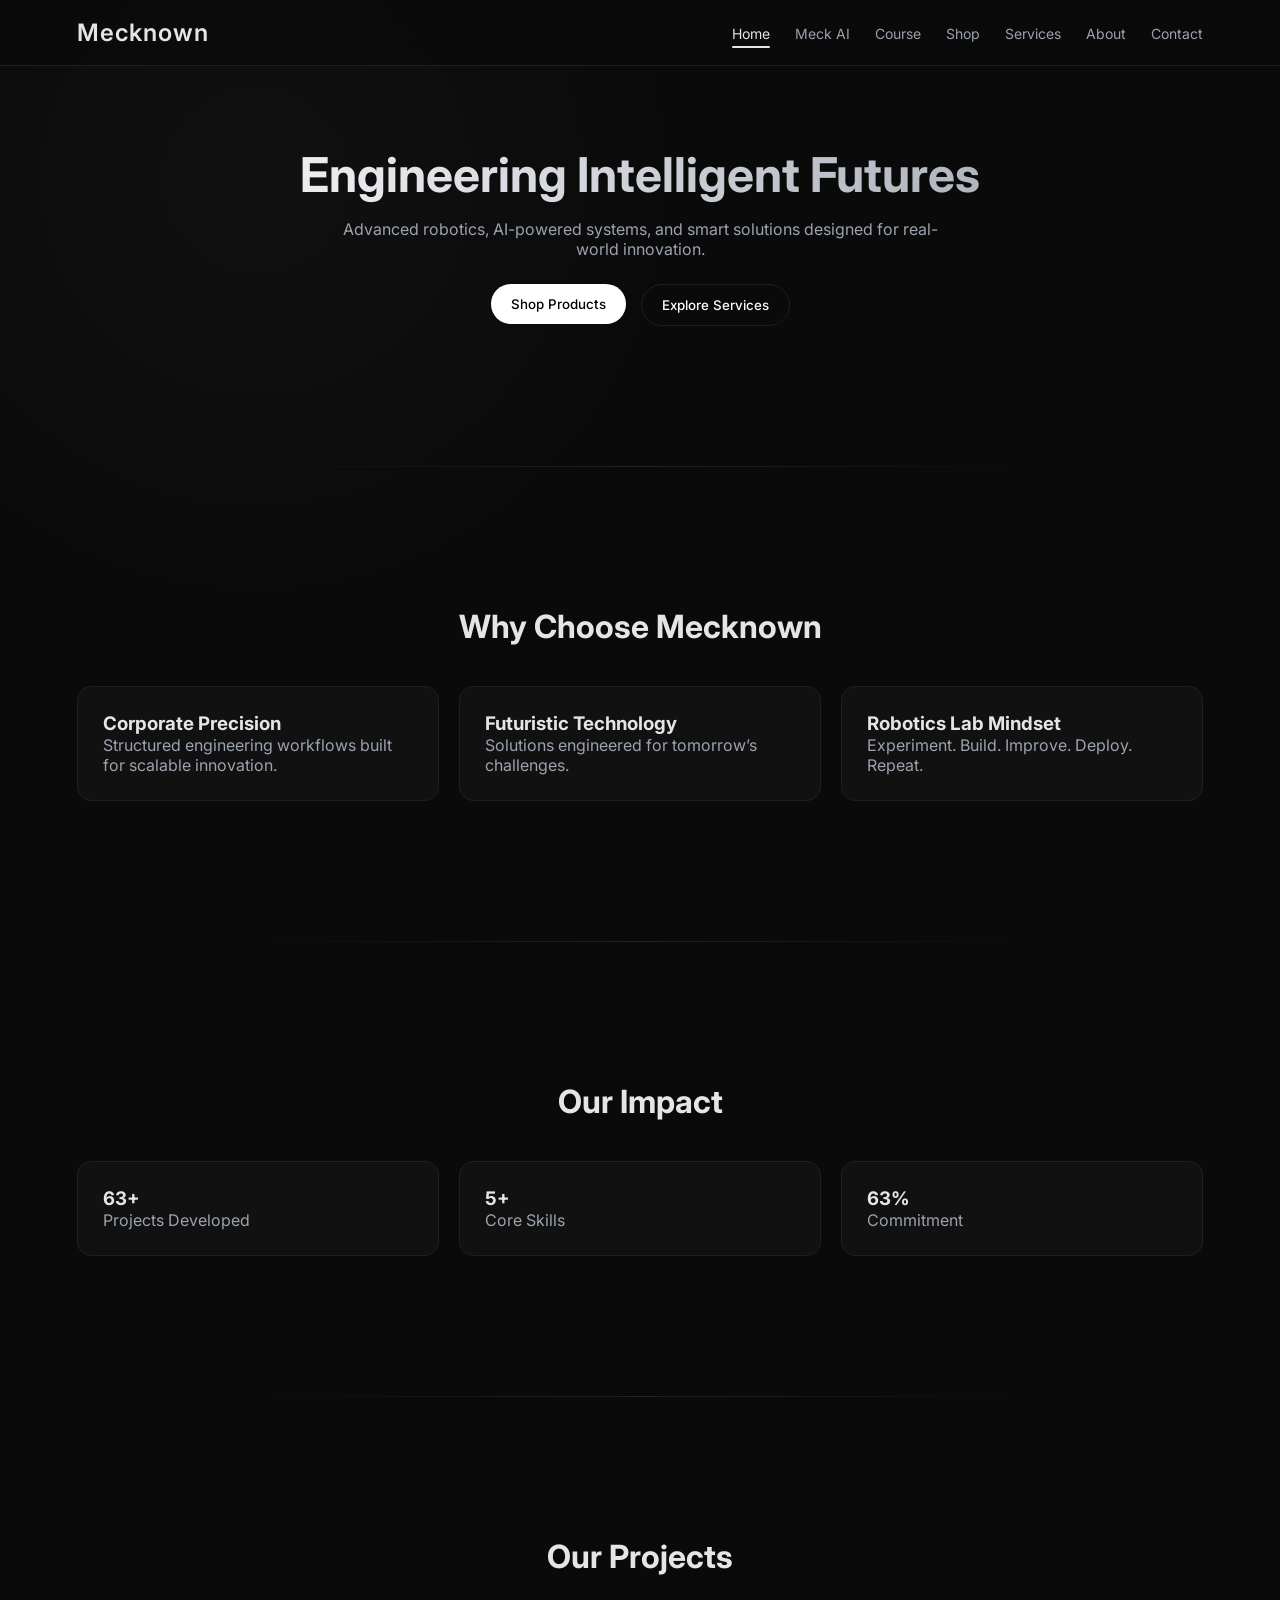
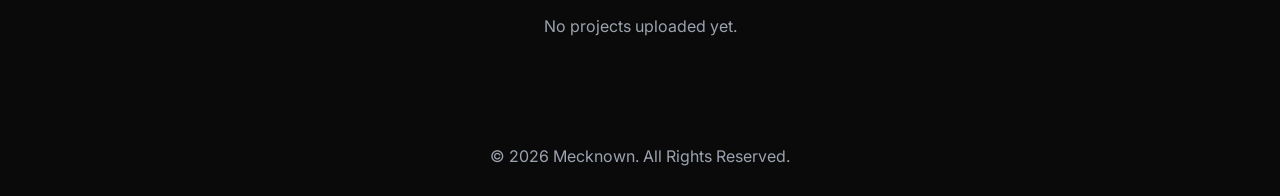
<file: index.html>
<!DOCTYPE html>
<html lang="en">
<head>

<title>Mecknown | Robotics, AI & Smart Technology</title>

<meta charset="UTF-8">
<meta name="viewport" content="width=device-width, initial-scale=1.0">

<!-- SEO -->
<meta name="description" content="Mecknown builds advanced robotics, AI systems, and smart applications for real-world impact.">
<meta name="keywords" content="robotics, AI, embedded systems, Mecknown, smart technology">
<meta name="author" content="Mecknown">
<link rel="canonical" href="https://mecknown.in/">

<!-- Open Graph -->
<meta property="og:title" content="Mecknown">
<meta property="og:description" content="Engineering Intelligent Futures with Robotics & AI">
<meta property="og:type" content="website">
<meta property="og:url" content="https://mecknown.in/">
<meta property="og:image" content="https://mecknown.in/assets/logo.png">

<link rel="stylesheet" href="style.css">
<link rel="icon" href="favicon.ico">

<style>

/* HERO ENHANCEMENT */
.hero h2{
  font-size:48px;
  line-height:1.2;
}

.hero p{
  font-size:16px;
}

/* GRADIENT TEXT */
.gradient-text{
  background:linear-gradient(90deg,#fff,#9ca3af);
  -webkit-background-clip:text;
  -webkit-text-fill-color:transparent;
}

/* SECTION DIVIDER */
.section-divider{
  height:1px;
  width:60%;
  margin:60px auto;
  background:linear-gradient(to right, transparent, #222, transparent);
}

</style>

</head>

<body>

<!-- PAGE TRANSITION -->
<div class="page-transition" id="pageTransition"></div>

<!-- LOADER -->
<div id="loader">
  <img src="assets/logo.png" alt="Loading" class="loader-logo">
</div>

<!-- NAVBAR -->
<nav>
  <h1>Mecknown</h1>

  <div class="menu-toggle" id="menu-toggle">
    <span></span><span></span><span></span>
  </div>

  <ul id="nav-links">
    <li><a href="index.html" class="active">Home</a></li>
    <li><a href="ai.html">Meck AI</a></li>
    <li><a href="course.html">Course</a></li>
    <li><a href="shop.html">Shop</a></li>
    <li><a href="services.html">Services</a></li>
    <li><a href="about.html">About</a></li>
    <li><a href="contact.html">Contact</a></li>
  </ul>
</nav>

<!-- HERO -->
<section class="section hero fade-in">
  <h2 class="gradient-text">Engineering Intelligent Futures</h2>

  <p>
    Advanced robotics, AI-powered systems, and smart solutions designed for real-world innovation.
  </p>

  <div class="hero-buttons">
    <a href="shop.html">
      <button class="primary-btn">Shop Products</button>
    </a>
    <a href="services.html">
      <button class="secondary-btn">Explore Services</button>
    </a>
  </div>
</section>

<div class="section-divider"></div>

<!-- WHY US -->
<section class="section">
  <h2 class="fade-in">Why Choose Mecknown</h2>

  <div class="card-container">
    <div class="card fade-in">
      <h3>Corporate Precision</h3>
      <p>Structured engineering workflows built for scalable innovation.</p>
    </div>

    <div class="card fade-in">
      <h3>Futuristic Technology</h3>
      <p>Solutions engineered for tomorrow’s challenges.</p>
    </div>

    <div class="card fade-in">
      <h3>Robotics Lab Mindset</h3>
      <p>Experiment. Build. Improve. Deploy. Repeat.</p>
    </div>
  </div>
</section>

<div class="section-divider"></div>

<!-- STATS -->
<section class="section">
  <h2 class="fade-in">Our Impact</h2>

  <div class="card-container">
    <div class="card fade-in">
      <h3><span class="counter" data-target="100">0</span>+</h3>
      <p>Projects Developed</p>
    </div>

    <div class="card fade-in">
      <h3><span class="counter" data-target="5">0</span>+</h3>
      <p>Core Skills</p>
    </div>

    <div class="card fade-in">
      <h3><span class="counter" data-target="100">0</span>%</h3>
      <p>Commitment</p>
    </div>
  </div>
</section>

<div class="section-divider"></div>

<!-- PROJECTS -->
<section class="section">
  <h2 class="fade-in">Our Projects</h2>
  <div class="card-container" id="homeProjects"></div>
</section>

<footer>
© 2026 Mecknown. All Rights Reserved.
</footer>

<script>

/* ===== LOADER ===== */
window.addEventListener("load", function () {
  const loader = document.getElementById("loader");

  if (loader) {
    document.body.style.overflow = "hidden";

    setTimeout(() => loader.style.opacity = "0", 100);

    setTimeout(() => {
      loader.style.display = "none";
      document.body.style.overflow = "auto";
    }, 500);
  }
});

/* ===== MENU ===== */
const toggle = document.getElementById("menu-toggle");
const navLinks = document.getElementById("nav-links");

if(toggle){
  toggle.addEventListener("click", function(){
    navLinks.classList.toggle("active");
    toggle.classList.toggle("active");
  });
}

/* ===== COUNTERS ===== */
const counters = document.querySelectorAll(".counter");

counters.forEach(counter => {
  counter.innerText = '0';

  const updateCounter = () => {
    const target = +counter.getAttribute("data-target");
    const current = +counter.innerText;
    const increment = target / 100;

    if(current < target){
      counter.innerText = Math.ceil(current + increment);
      setTimeout(updateCounter, 20);
    } else {
      counter.innerText = target;
    }
  };

  updateCounter();
});

/* ===== PROJECT LOAD ===== */
const homeContainer = document.getElementById("homeProjects");

if(homeContainer){
  const projects = JSON.parse(localStorage.getItem("projects")) || [];

  if(projects.length === 0){
    homeContainer.innerHTML = "<p>No projects uploaded yet.</p>";
  }

  projects.forEach(proj => {
    homeContainer.innerHTML += `
      <div class="card fade-in">
        <h3>${proj.title}</h3>
        <p>${proj.description}</p>

        ${proj.image ? `<img src="${proj.image}" style="width:100%;margin-top:10px;border-radius:10px;">` : ""}

        ${proj.video ? `<video controls style="width:100%;margin-top:10px;border-radius:10px;"><source src="${proj.video}"></video>` : ""}

        ${proj.link ? `<p><a href="${proj.link}" target="_blank" style="color:#00ffff;">View Project</a></p>` : ""}
      </div>
    `;
  });
}

/* ===== SCROLL ANIMATION ===== */
const observer = new IntersectionObserver((entries)=>{
  entries.forEach(entry=>{
    if(entry.isIntersecting){
      entry.target.classList.add("show");
    }
  });
},{threshold:0.15});

document.querySelectorAll('.fade-in')
.forEach(el=>observer.observe(el));

/* ===== PAGE TRANSITION ===== */
const transition = document.getElementById("pageTransition");

document.querySelectorAll("a").forEach(link=>{
  if(link.href && !link.target){
    link.addEventListener("click", function(e){
      if(link.hostname === location.hostname){
        e.preventDefault();
        transition.classList.add("active");

        setTimeout(()=>{
          window.location = link.href;
        }, 300);
      }
    });
  }
});

window.addEventListener("load", ()=>{
  transition.classList.remove("active");
});


/* LOAD NAVBAR */
fetch("navbar.html")
.then(res => res.text())
.then(data => {
  document.getElementById("navbar").innerHTML = data;

  /* MENU TOGGLE */
  const toggle = document.getElementById("menu-toggle");
  const navLinks = document.getElementById("nav-links");

  if(toggle){
    toggle.addEventListener("click", function(){
      navLinks.classList.toggle("active");
      toggle.classList.toggle("active");
    });
  }

  /* ACTIVE LINK AUTO */
  const current = location.pathname.split("/").pop().replace(".html","");

  document.querySelectorAll("#nav-links a").forEach(link=>{
    if(link.dataset.page === current){
      link.classList.add("active");
    }
  });

});


</script>

</body>
</html>
</file>
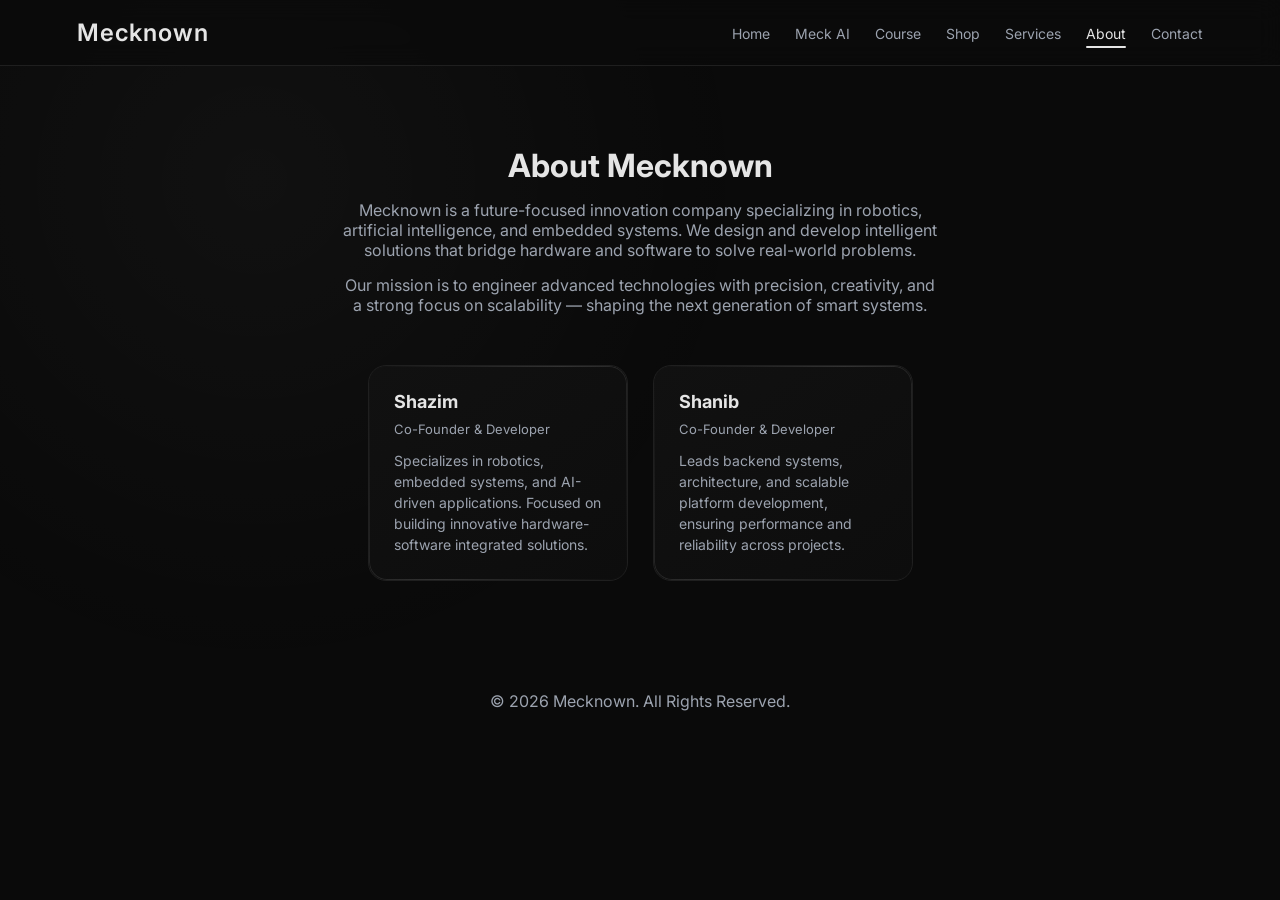
<file: about.html>
<!DOCTYPE html>
<html lang="en">
<head>

<title>About Mecknown | Robotics, AI & Innovation Company</title>

<meta charset="UTF-8">
<meta name="viewport" content="width=device-width, initial-scale=1.0">

<!-- SEO -->
<meta name="description" content="Learn about Mecknown - a future-focused company building robotics, AI systems, and smart digital platforms. Meet the founders and vision behind the innovation.">
<meta name="keywords" content="Mecknown, robotics company, AI development, embedded systems, tech startup India, robotics engineers">
<meta name="author" content="Mecknown">
<link rel="canonical" href="https://mecknown.in/about">

<!-- Open Graph (for sharing) -->
<meta property="og:title" content="About Mecknown">
<meta property="og:description" content="We build robotics, AI systems, and intelligent solutions for the future.">
<meta property="og:type" content="website">
<meta property="og:url" content="https://mecknown.in/about">
<meta property="og:image" content="https://mecknown.in/assets/logo.png">

<link rel="stylesheet" href="style.css">
<link rel="icon" href="favicon.ico">

</head>

<body>

<!-- LOADER (MATCHED WITH INDEX) -->
<div id="loader">
  <img src="assets/logo.png" alt="Mecknown Loading" class="loader-logo">
</div>

<nav>
  <h1>Mecknown</h1>
  <div class="menu-toggle" id="menu-toggle">
    <span></span><span></span><span></span>
  </div>
  <ul id="nav-links">
    <li><a href="index.html">Home</a></li>
    <li><a href="ai.html">Meck AI</a></li>
    <li><a href="course.html">Course</a></li>
    <li><a href="shop.html">Shop</a></li>
    <li><a href="services.html">Services</a></li>
    <li><a href="about.html" class="active">About</a></li>
    <li><a href="contact.html">Contact</a></li>
  </ul>
</nav>

<section class="section">
  <h2>About Mecknown</h2>

  <p>
    Mecknown is a future-focused innovation company specializing in robotics,
    artificial intelligence, and embedded systems. We design and develop
    intelligent solutions that bridge hardware and software to solve real-world problems.
  </p>

  <p style="margin-top:15px;">
    Our mission is to engineer advanced technologies with precision, creativity,
    and a strong focus on scalability — shaping the next generation of smart systems.
  </p>

  <!-- TEAM -->
  <div class="team">

    <!-- SHAZIM -->
    <a href="shazim.html" class="member">
      <h3>Shazim</h3>
      <span>Co-Founder & Developer</span>
      <p>
        Specializes in robotics, embedded systems, and AI-driven applications.
        Focused on building innovative hardware-software integrated solutions.
      </p>
    </a>

    <!-- SHANIB -->
    <a href="shanib.html" class="member">
      <h3>Shanib</h3>
      <span>Co-Founder & Developer</span>
      <p>
        Leads backend systems, architecture, and scalable platform development,
        ensuring performance and reliability across projects.
      </p>
    </a>

  </div>

</section>

<footer>
© 2026 Mecknown. All Rights Reserved.
</footer>

<script>

/* ===== LOADER (MATCH INDEX) ===== */
window.addEventListener("load", function () {
  const loader = document.getElementById("loader");

  if (loader) {
    document.body.style.overflow = "hidden";

    setTimeout(() => {
      loader.style.opacity = "0";
    }, 100);

    setTimeout(() => {
      loader.style.display = "none";
      document.body.style.overflow = "auto";
    }, 500);
  }
});

/* ===== MOBILE MENU ===== */
const toggle = document.getElementById("menu-toggle");
const navLinks = document.getElementById("nav-links");

if(toggle){
  toggle.addEventListener("click", function(){
    navLinks.classList.toggle("active");
    toggle.classList.toggle("active");
  });
}

/* ===== SCROLL ANIMATION ===== */
const members = document.querySelectorAll('.member');

const observer = new IntersectionObserver((entries) => {
  entries.forEach((entry, index) => {
    if (entry.isIntersecting) {
      setTimeout(() => {
        entry.target.classList.add('show');
      }, index * 200);
    }
  });
}, { threshold: 0.2 });

members.forEach(member => observer.observe(member));

</script>

</body>
</html>
</file>
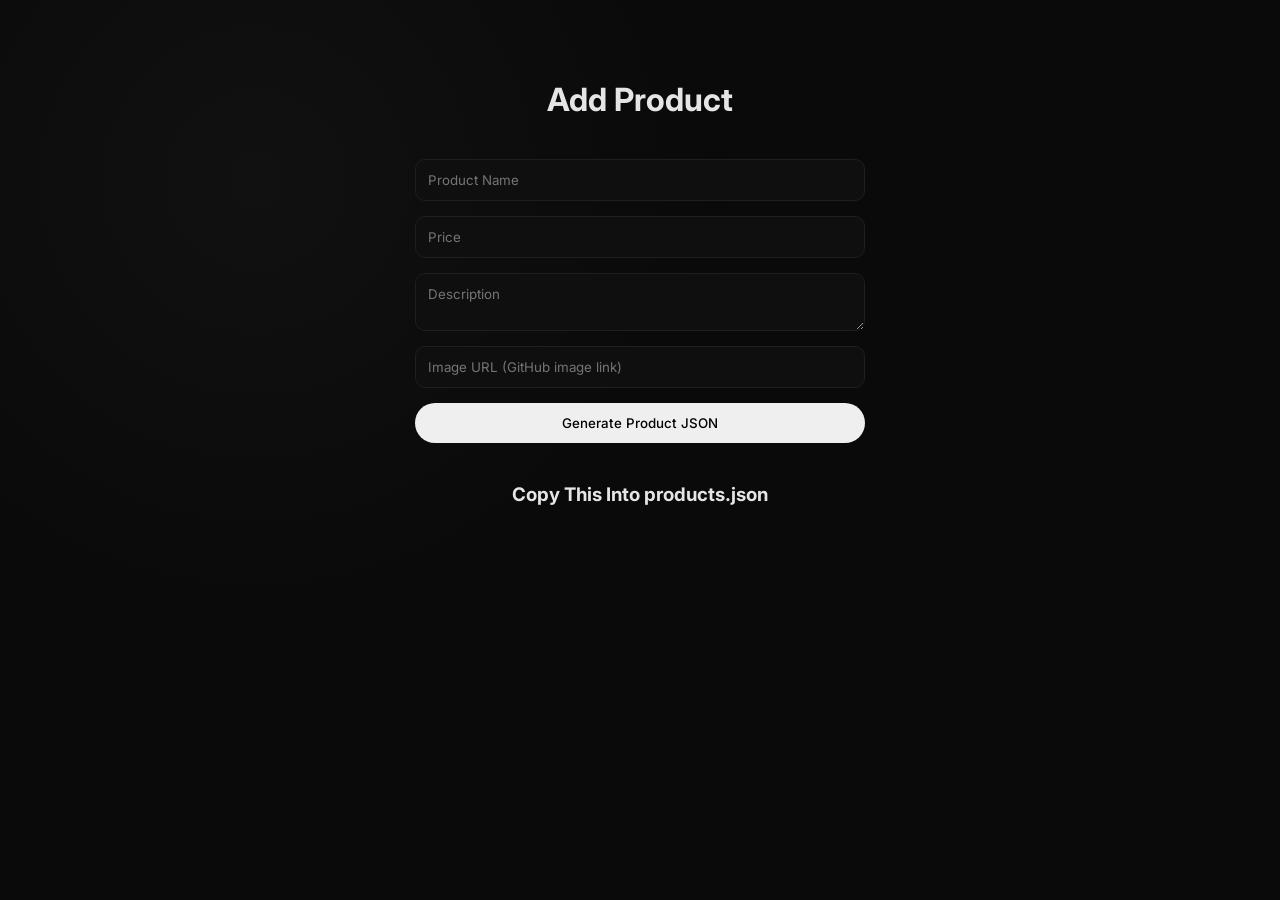
<file: admin-products.html>
<!DOCTYPE html>
<html>
<head>
<title>Admin - Add Product</title>
<meta name="viewport" content="width=device-width, initial-scale=1.0">
<link rel="stylesheet" href="style.css">
<link rel="icon" href="favicon.ico">
</head>
<body>

<section class="section">
<h2>Add Product</h2>

<form id="productForm">
<input type="text" id="name" placeholder="Product Name" required>
<input type="number" id="price" placeholder="Price" required>
<textarea id="description" placeholder="Description" required></textarea>
<input type="text" id="image" placeholder="Image URL (GitHub image link)" required>
<button type="submit">Generate Product JSON</button>
</form>

<h3>Copy This Into products.json</h3>
<pre id="output"></pre>

</section>

<script>

document.getElementById("productForm").addEventListener("submit",function(e){
e.preventDefault();

const product={
name:document.getElementById("name").value,
price:document.getElementById("price").value,
description:document.getElementById("description").value,
image:document.getElementById("image").value
};

document.getElementById("output").innerText=
JSON.stringify(product,null,2);

});

</script>


<script>
const toggle = document.getElementById("menu-toggle");
const navLinks = document.getElementById("nav-links");

if(toggle && navLinks){
  toggle.addEventListener("click", function(){
    navLinks.classList.toggle("active");
    toggle.classList.toggle("active");
  });
}
</script>

</body>
</html>
</file>
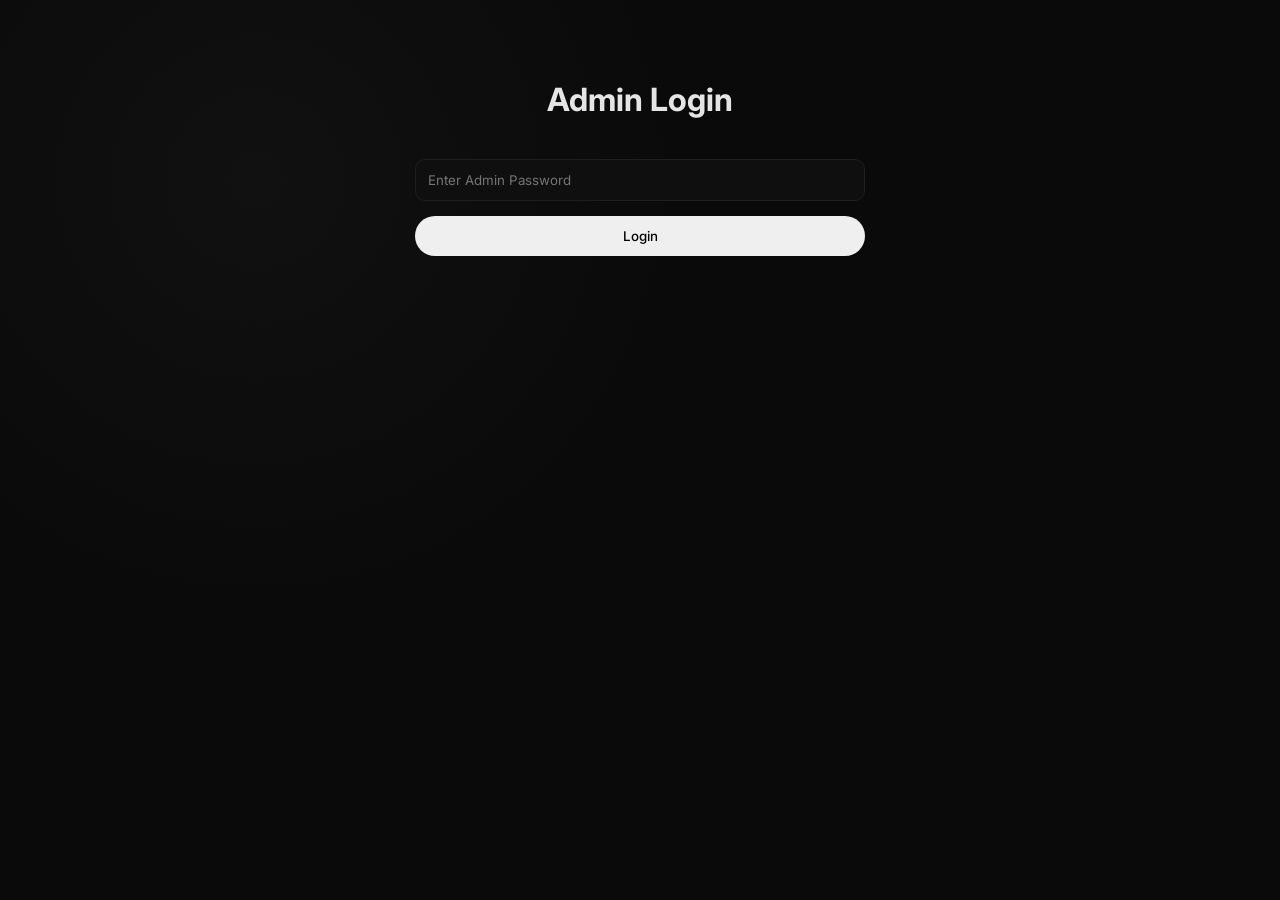
<file: admin.html>
<!DOCTYPE html>
<html>
<head>
<title>Admin Login - Mecknown</title>
<meta name="viewport" content="width=device-width, initial-scale=1.0">
<link rel="stylesheet" href="style.css">
<link rel="icon" href="assets/favicon.ico">
</head>
<body>

<section class="section">
<h2>Admin Login</h2>

<form id="loginForm">
<input type="password" id="adminPass" placeholder="Enter Admin Password" required>
<button type="submit">Login</button>
</form>

</section>

<script>

const ADMIN_PASSWORD = "mecknown2026"; // change this

document.getElementById("loginForm").addEventListener("submit", function(e){
e.preventDefault();

const entered = document.getElementById("adminPass").value;

if(entered === ADMIN_PASSWORD){
localStorage.setItem("adminLoggedIn", "true");
window.location.href = "dashboard.html";
}else{
alert("Incorrect password");
}
});

</script>


<script>
const toggle = document.getElementById("menu-toggle");
const navLinks = document.getElementById("nav-links");

if(toggle && navLinks){
  toggle.addEventListener("click", function(){
    navLinks.classList.toggle("active");
    toggle.classList.toggle("active");
  });
}
</script>

</body>
</html>
</file>
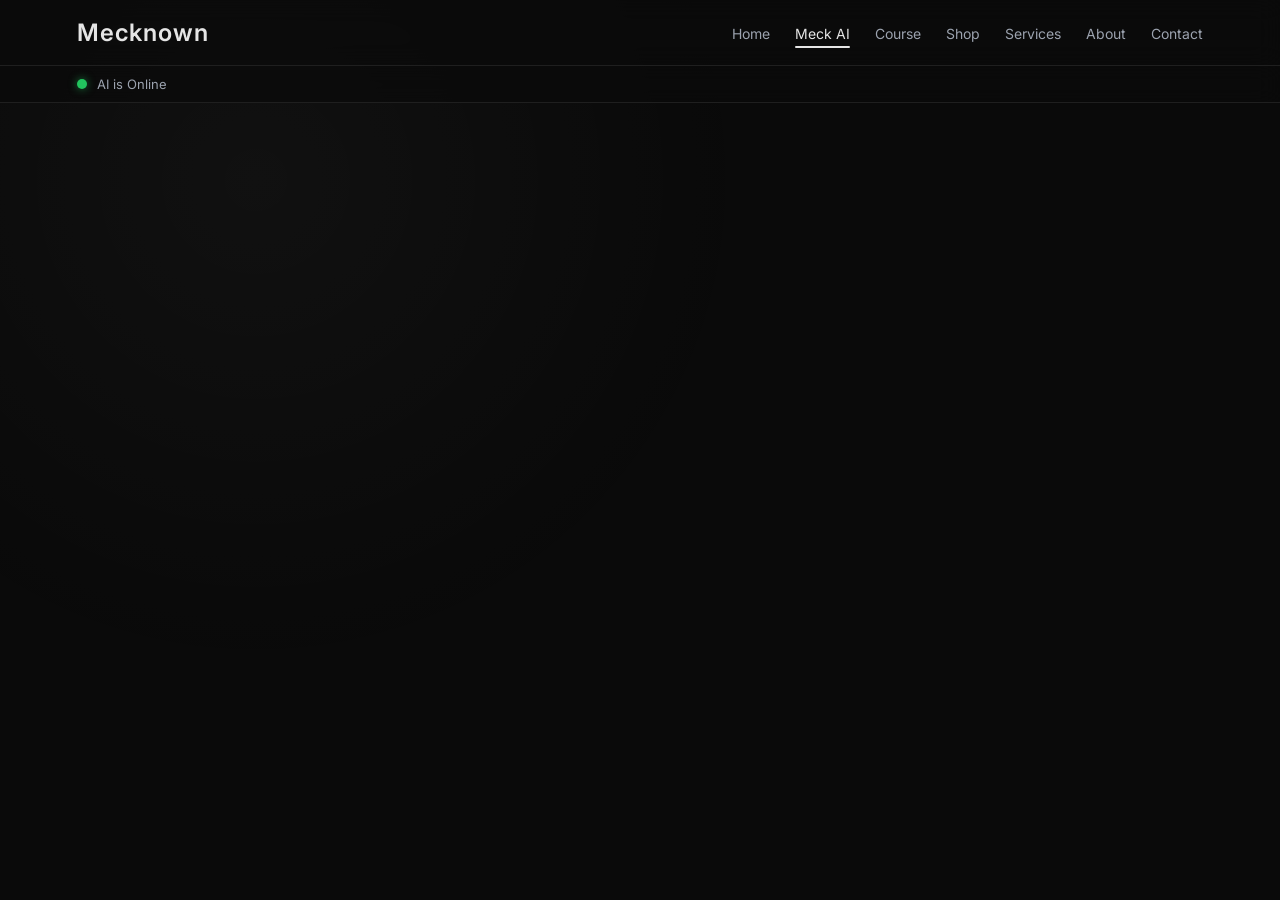
<file: ai.html>
<!DOCTYPE html>
<html lang="en">
<head>

<title>Meck AI | Smart AI Assistant by Mecknown</title>

<meta charset="UTF-8">
<meta name="viewport" content="width=device-width, initial-scale=1.0">

<!-- SEO -->
<meta name="description" content="Use Meck AI – an intelligent AI assistant built by Mecknown. Fast, smart and responsive AI for learning, building and innovation.">
<meta name="keywords" content="AI assistant, Meck AI, chatbot, artificial intelligence, Mecknown AI">
<meta name="author" content="Mecknown">
<link rel="canonical" href="https://mecknown.in/ai">

<!-- Open Graph -->
<meta property="og:title" content="Meck AI - Mecknown">
<meta property="og:description" content="Smart AI assistant for real-world innovation.">
<meta property="og:type" content="website">
<meta property="og:url" content="https://mecknown.in/ai">
<meta property="og:image" content="https://mecknown.in/assets/logo.png">

<link rel="stylesheet" href="style.css">
<link rel="icon" href="favicon.ico">

<style>

/* KEEP YOUR ORIGINAL + IMPROVED */
.ai-container{
  position:relative;
  height: calc(100dvh - 110px);
  display:flex;
  flex-direction:column;
  overflow:hidden;
}

.ai-frame{
  flex:1;
  width:100%;
  height:100%;
  border:none;
  display:block;
}

/* STATUS BAR (MATCH STYLE.CSS) */
.ai-status{
  display:flex;
  align-items:center;
  gap:10px;
  padding:10px 6%;
  background:rgba(10,10,10,0.7);
  backdrop-filter:blur(12px);
  border-bottom:1px solid #1f1f1f;
  font-size:13px;
  color:#9ca3af;
}

#status-indicator{
  width:10px;
  height:10px;
  border-radius:50%;
}

.offline{
  background:#ef4444;
  box-shadow:0 0 8px rgba(239,68,68,0.6);
}

.online{
  background:#22c55e;
  box-shadow:0 0 8px rgba(34,197,94,0.6);
}

/* LOADING OVERLAY (IMPROVED) */
.ai-overlay{
  position:absolute;
  inset:0;
  background:#0a0a0a;
  display:flex;
  flex-direction:column;
  justify-content:center;
  align-items:center;
  z-index:10;
  font-size:14px;
  color:#9ca3af;
  gap:12px;
  text-align:center;
}

.ai-overlay::after{
  content:"";
  width:25px;
  height:25px;
  border:3px solid #222;
  border-top:3px solid #fff;
  border-radius:50%;
  animation:spin 1s linear infinite;
}

</style>

</head>

<body>

<!-- LOADER (MATCH INDEX) -->
<div id="loader">
  <img src="assets/logo.png" alt="Mecknown Loading" class="loader-logo">
</div>

<!-- NAVBAR -->
<nav>
  <h1>Mecknown</h1>
  <div class="menu-toggle" id="menu-toggle">
    <span></span><span></span><span></span>
  </div>
  <ul id="nav-links">
    <li><a href="index.html">Home</a></li>
    <li><a href="ai.html" class="active">Meck AI</a></li>
    <li><a href="course.html">Course</a></li>
    <li><a href="shop.html">Shop</a></li>
    <li><a href="services.html">Services</a></li>
    <li><a href="about.html">About</a></li>
    <li><a href="contact.html">Contact</a></li>
  </ul>
</nav>

<!-- STATUS -->
<div class="ai-status">
  <span id="status-indicator" class="offline"></span>
  <span id="status-text">Starting AI, please wait...</span>
</div>

<!-- AI SECTION -->
<div class="ai-container">

  <!-- OVERLAY -->
  <div class="ai-overlay" id="ai-overlay">
    <p>🚀 Initializing Meck AI...</p>
    <small>Optimizing connection...</small>
  </div>

  <!-- IFRAME -->
  <iframe 
    src="https://www.meckai.mecknown.in/"
    class="ai-frame"
    id="ai-frame"
    loading="lazy"
  ></iframe>

</div>

<script>

/* ===== LOADER (MATCH INDEX) ===== */
window.addEventListener("load", function () {
  const loader = document.getElementById("loader");

  if (loader) {
    document.body.style.overflow = "hidden";

    setTimeout(() => {
      loader.style.opacity = "0";
    }, 100);

    setTimeout(() => {
      loader.style.display = "none";
      document.body.style.overflow = "auto";
    }, 500);
  }
});

/* ===== MOBILE MENU ===== */
const toggle = document.getElementById("menu-toggle");
const navLinks = document.getElementById("nav-links");

if(toggle){
  toggle.addEventListener("click", function(){
    navLinks.classList.toggle("active");
    toggle.classList.toggle("active");
  });
}

/* ===== AI STATUS SYSTEM ===== */
const iframe = document.getElementById("ai-frame");
const overlay = document.getElementById("ai-overlay");
const statusText = document.getElementById("status-text");
const statusIndicator = document.getElementById("status-indicator");

/* Load success */
iframe.addEventListener("load", () => {
  overlay.style.display = "none";

  statusText.innerText = "AI is Online";
  statusIndicator.classList.remove("offline");
  statusIndicator.classList.add("online");
});

/* Fail-safe (if server slow) */
setTimeout(() => {
  if(overlay.style.display !== "none"){
    statusText.innerText = "Connecting to AI server...";
  }
}, 4000);

/* Extra fallback */
setTimeout(() => {
  if(overlay.style.display !== "none"){
    statusText.innerText = "Server may be waking up (Render delay)...";
  }
}, 8000);

</script>

</body>
</html>
</file>
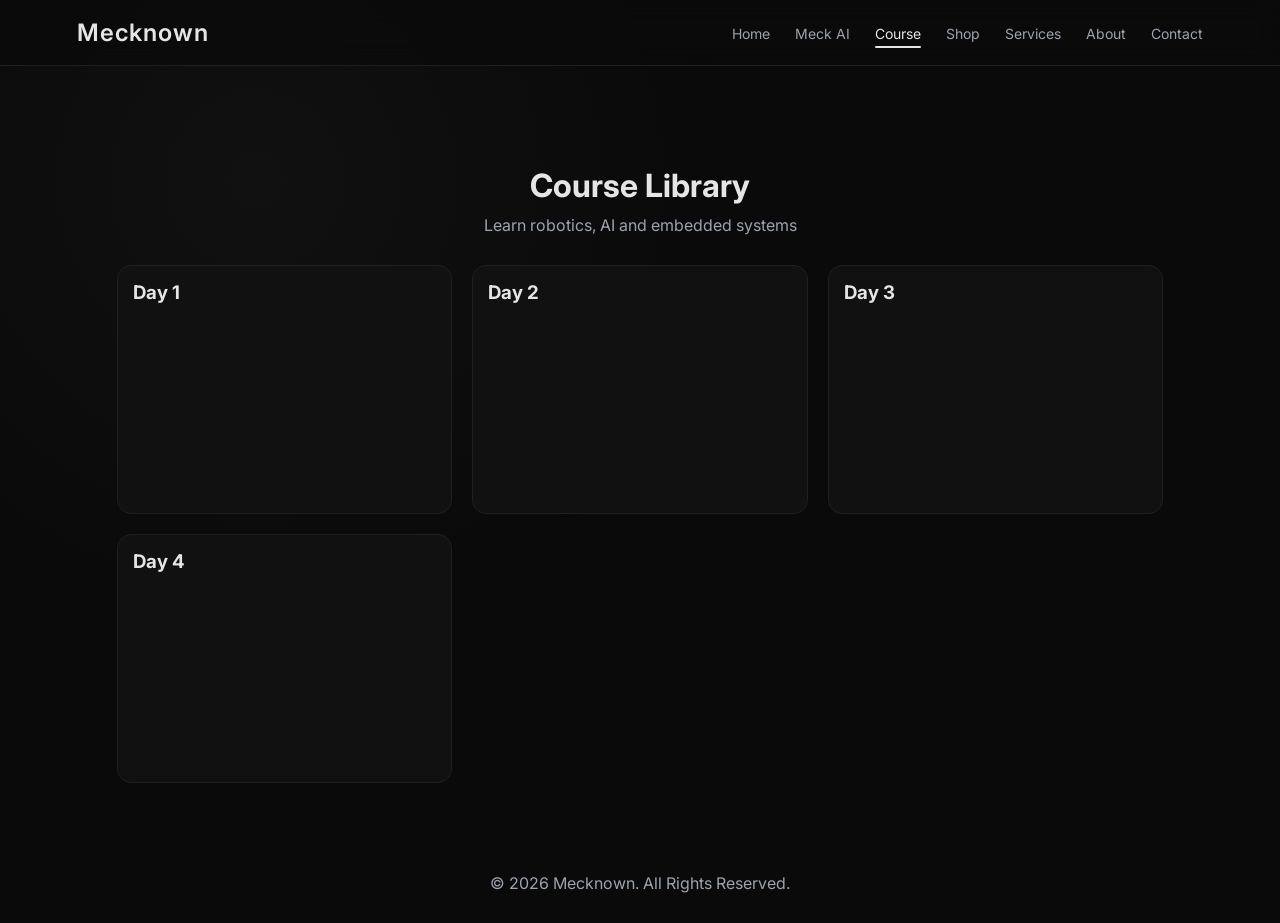
<file: course.html>
<!DOCTYPE html>
<html lang="en">
<head>

<title>Mecknown Courses | Robotics & AI Learning</title>

<meta charset="UTF-8">
<meta name="viewport" content="width=device-width, initial-scale=1.0">

<!-- SEO -->
<meta name="description" content="Learn robotics, AI, and embedded systems with Mecknown courses. Watch recorded classes and improve your technical skills.">
<meta name="keywords" content="robotics course, AI course, embedded systems learning, Mecknown academy, tech education">
<meta name="author" content="Mecknown">
<link rel="canonical" href="https://mecknown.in/course">

<!-- Open Graph -->
<meta property="og:title" content="Mecknown Courses">
<meta property="og:description" content="Learn robotics, AI and embedded systems with structured courses.">
<meta property="og:type" content="website">
<meta property="og:url" content="https://mecknown.in/course">
<meta property="og:image" content="https://mecknown.in/assets/logo.png">

<link rel="stylesheet" href="style.css">
<link rel="icon" href="favicon.ico">

<style>

/* ===== PAGE FIX ===== */
.container{
  padding:100px 6% 60px;
  max-width:1200px;
  margin:auto;
}

/* HEADER */
.page-header{
  text-align:center;
  margin-bottom:30px;
}

.page-header h1{
  font-size:32px;
}

.page-header p{
  color:#9ca3af;
  margin-top:10px;
}

/* GRID */
.grid{
  display:grid;
  grid-template-columns:repeat(auto-fit,minmax(260px,1fr));
  gap:20px;
}

/* CARD (MATCH STYLE.CSS) */
.card{
  background:var(--card);
  border:1px solid var(--border);
  border-radius:14px;
  padding:15px;
  transition:0.3s;
}

.card:hover{
  transform:translateY(-6px);
  border-color:#2a2a2a;
  box-shadow:0 10px 25px rgba(0,0,0,0.4);
}

/* VIDEO */
iframe{
  width:100%;
  height:180px;
  border:none;
  border-radius:10px;
  margin-top:10px;
}

</style>

</head>

<body>

<!-- LOADER -->
<div id="loader">
  <img src="assets/logo.png" alt="Loading" class="loader-logo">
</div>

<!-- NAVBAR -->
<nav>
  <h1>Mecknown</h1>

  <div class="menu-toggle" id="menu-toggle">
    <span></span><span></span><span></span>
  </div>

  <ul id="nav-links">
    <li><a href="index.html">Home</a></li>
    <li><a href="ai.html">Meck AI</a></li>
    <li><a href="course.html" class="active">Course</a></li>
    <li><a href="shop.html">Shop</a></li>
    <li><a href="services.html">Services</a></li>
    <li><a href="about.html">About</a></li>
    <li><a href="contact.html">Contact</a></li>
  </ul>
</nav>

<!-- CONTENT -->
<div class="container">

  <div class="page-header">
    <h1>Course Library</h1>
    <p>Learn robotics, AI and embedded systems</p>
  </div>

  <div class="grid" id="videoList"></div>

</div>

<footer>
© 2026 Mecknown. All Rights Reserved.
</footer>

<script>

/* ===== LOADER ===== */
window.addEventListener("load", function () {
  const loader = document.getElementById("loader");

  if (loader) {
    document.body.style.overflow = "hidden";

    setTimeout(() => loader.style.opacity = "0", 100);

    setTimeout(() => {
      loader.style.display = "none";
      document.body.style.overflow = "auto";
    }, 500);
  }
});

/* ===== MENU ===== */
const toggle = document.getElementById("menu-toggle");
const navLinks = document.getElementById("nav-links");

if(toggle){
  toggle.addEventListener("click", function(){
    navLinks.classList.toggle("active");
    toggle.classList.toggle("active");
  });
}

/* ===== LOAD VIDEOS ===== */
fetch("data/class.json")
.then(res => res.json())
.then(data => {

  const container = document.getElementById("videoList");

  data.classes.forEach(c => {
    container.innerHTML += `
      <div class="card">
        <h3>${c.title}</h3>
        <iframe 
          src="https://www.youtube.com/embed/${c.video}?modestbranding=1&rel=0"
          loading="lazy"
          allowfullscreen>
        </iframe>
      </div>
    `;
  });

});

</script>

</body>
</html>
</file>
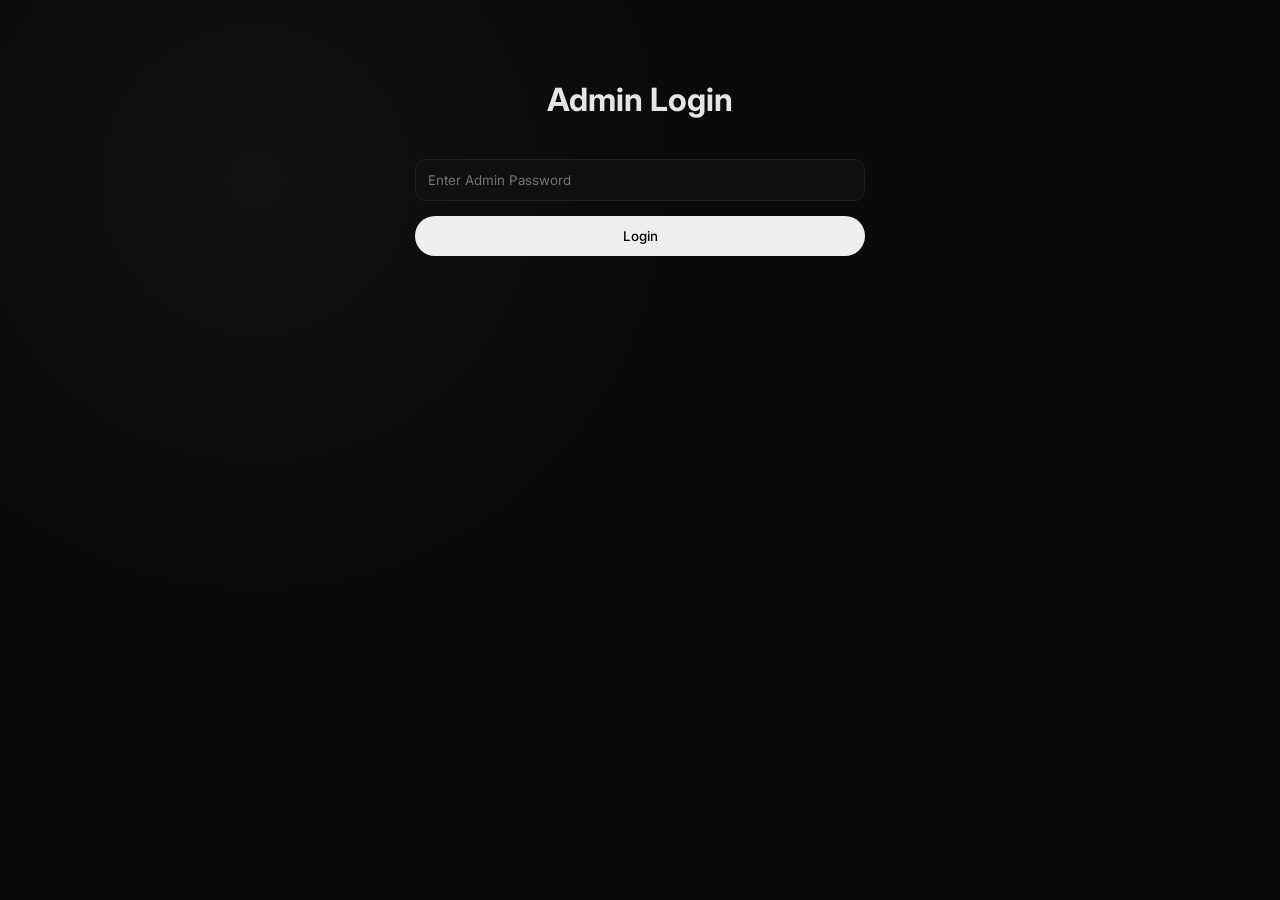
<file: dashboard.html>
<!DOCTYPE html>
<html lang="en">
<head>

<title>Admin Dashboard | Mecknown</title>

<meta charset="UTF-8">
<meta name="viewport" content="width=device-width, initial-scale=1.0">

<!-- SEO -->
<meta name="description" content="Admin dashboard for managing Mecknown projects, uploads, and content.">
<meta name="robots" content="noindex, nofollow">

<link rel="stylesheet" href="style.css">
<link rel="icon" href="favicon.ico">

<style>

/* ===== CONTAINER ===== */
.dashboard{
  max-width:900px;
  margin:auto;
  padding:100px 20px 60px;
}

/* HEADER */
.dashboard h2{
  text-align:center;
  margin-bottom:25px;
}

/* FORM */
#projectForm{
  background:var(--card);
  border:1px solid var(--border);
  padding:20px;
  border-radius:14px;
  display:flex;
  flex-direction:column;
  gap:12px;
}

/* FILE INPUT */
input[type="file"]{
  padding:10px;
  background:#0f0f0f;
  border:1px solid var(--border);
  border-radius:8px;
}

/* BUTTON */
button{
  margin-top:10px;
}

/* PROJECT LIST */
#projects{
  margin-top:30px;
  display:grid;
  gap:20px;
}

/* CARD */
.project-card{
  background:var(--card);
  border:1px solid var(--border);
  border-radius:14px;
  padding:18px;
  transition:0.3s;
}

.project-card:hover{
  transform:translateY(-5px);
  border-color:#2a2a2a;
}

/* DELETE BUTTON */
.project-card button{
  margin-top:10px;
  background:#ef4444;
  color:#fff;
}

</style>

</head>

<body>
<div id="navbar"></div>

<!-- LOADER -->
<div id="loader">
  <img src="assets/logo.png" alt="Loading" class="loader-logo">
</div>

<!-- NAVBAR -->
<nav>
  <h1>Mecknown Admin</h1>
</nav>

<div class="dashboard">

<h2>Project Dashboard</h2>

<form id="projectForm">
  <input type="text" id="title" placeholder="Project Title" required>
  <textarea id="description" placeholder="Project Description" required></textarea>

  <input type="url" id="link" placeholder="Project Link (GitHub / Demo)">

  <label>Upload Image</label>
  <input type="file" id="image" accept="image/*">

  <label>Upload Video</label>
  <input type="file" id="video" accept="video/*">

  <button type="submit" class="primary-btn">Add Project</button>
</form>

<div id="projects"></div>

</div>

<footer>
© 2026 Mecknown Admin
</footer>

<script>

/* ===== PROTECT PAGE (UNCHANGED) ===== */
if(localStorage.getItem("adminLoggedIn") !== "true"){
  window.location.href = "admin.html";
}

/* ===== LOADER ===== */
window.addEventListener("load", function () {
  const loader = document.getElementById("loader");

  if (loader) {
    document.body.style.overflow = "hidden";

    setTimeout(() => loader.style.opacity = "0", 100);

    setTimeout(() => {
      loader.style.display = "none";
      document.body.style.overflow = "auto";
    }, 500);
  }
});

/* ===== BASE64 ===== */
function convertToBase64(file){
  return new Promise((resolve,reject)=>{
    const reader = new FileReader();
    reader.readAsDataURL(file);
    reader.onload = () => resolve(reader.result);
    reader.onerror = error => reject(error);
  });
}

/* ===== LOAD PROJECTS ===== */
async function loadProjects(){
  const projects = JSON.parse(localStorage.getItem("projects")) || [];
  const container = document.getElementById("projects");
  container.innerHTML = "";

  projects.forEach((proj,index)=>{
    container.innerHTML += `
      <div class="project-card">
        <h3>${proj.title}</h3>
        <p>${proj.description}</p>

        ${proj.image ? `
          <img src="${proj.image}" style="width:100%;margin-top:10px;border-radius:10px;">
        ` : ""}

        ${proj.video ? `
          <video controls style="width:100%;margin-top:10px;border-radius:10px;">
            <source src="${proj.video}">
          </video>
        ` : ""}

        ${proj.link ? `
          <p><a href="${proj.link}" target="_blank" style="color:#00ffff;">View Project</a></p>
        ` : ""}

        <button onclick="deleteProject(${index})">Delete</button>
      </div>
    `;
  });
}

/* ===== DELETE ===== */
function deleteProject(index){
  let projects = JSON.parse(localStorage.getItem("projects")) || [];
  projects.splice(index,1);
  localStorage.setItem("projects", JSON.stringify(projects));
  loadProjects();
}

/* ===== SUBMIT ===== */
document.getElementById("projectForm").addEventListener("submit", async function(e){
  e.preventDefault();

  const title = document.getElementById("title").value;
  const description = document.getElementById("description").value;
  const link = document.getElementById("link").value;
  const imageFile = document.getElementById("image").files[0];
  const videoFile = document.getElementById("video").files[0];

  let imageBase64 = "";
  let videoBase64 = "";

  if(imageFile){
    imageBase64 = await convertToBase64(imageFile);
  }

  if(videoFile){
    videoBase64 = await convertToBase64(videoFile);
  }

  let projects = JSON.parse(localStorage.getItem("projects")) || [];

  projects.push({
    title,
    description,
    link,
    image:imageBase64,
    video:videoBase64
  });

  localStorage.setItem("projects", JSON.stringify(projects));

  this.reset();
  loadProjects();
});

/* INIT */
loadProjects();


/* LOAD NAVBAR */
fetch("navbar.html")
.then(res => res.text())
.then(data => {
  document.getElementById("navbar").innerHTML = data;

  /* MENU TOGGLE */
  const toggle = document.getElementById("menu-toggle");
  const navLinks = document.getElementById("nav-links");

  if(toggle){
    toggle.addEventListener("click", function(){
      navLinks.classList.toggle("active");
      toggle.classList.toggle("active");
    });
  }

  /* ACTIVE LINK AUTO */
  const current = location.pathname.split("/").pop().replace(".html","");

  document.querySelectorAll("#nav-links a").forEach(link=>{
    if(link.dataset.page === current){
      link.classList.add("active");
    }
  });

});


</script>

</body>
</html>
</file>
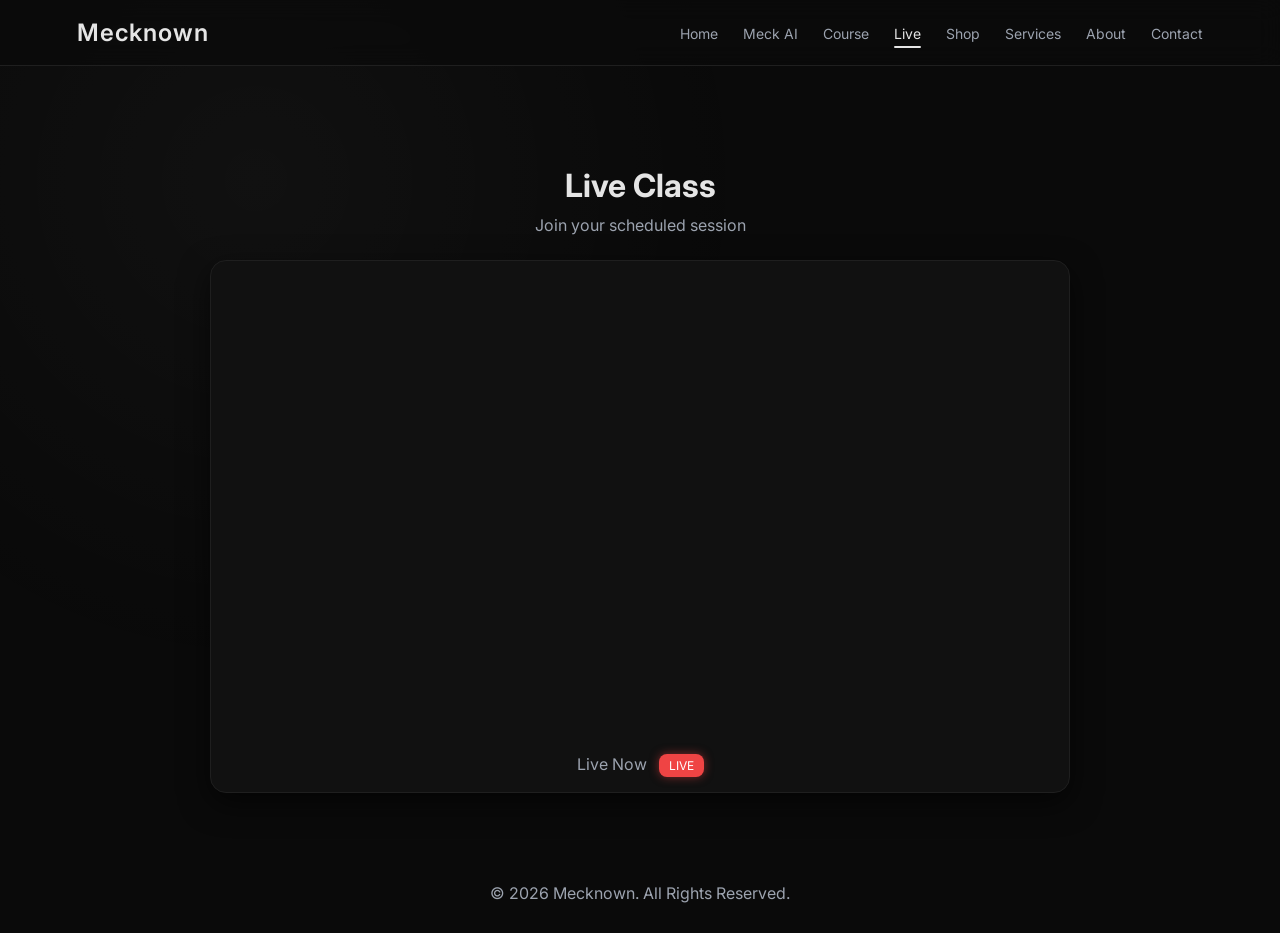
<file: live.html>
<!DOCTYPE html>
<html lang="en">
<head>

<title>Live Classes | Mecknown Academy</title>

<meta charset="UTF-8">
<meta name="viewport" content="width=device-width, initial-scale=1.0">

<!-- SEO -->
<meta name="description" content="Join live robotics and AI classes from Mecknown Academy. Stay updated with real-time learning sessions.">
<meta name="keywords" content="live class robotics, AI live session, Mecknown live class, online tech learning">
<meta name="author" content="Mecknown">
<link rel="canonical" href="https://mecknown.in/live">

<!-- Open Graph -->
<meta property="og:title" content="Live Classes - Mecknown">
<meta property="og:description" content="Join live sessions and learn robotics & AI.">
<meta property="og:type" content="website">
<meta property="og:url" content="https://mecknown.in/live">
<meta property="og:image" content="https://mecknown.in/assets/logo.png">

<link rel="stylesheet" href="style.css">
<link rel="icon" href="favicon.ico">

<style>

/* ===== CONTAINER ===== */
.container{
  max-width:900px;
  margin:auto;
  padding:100px 20px 60px;
  text-align:center;
}

/* HEADER */
.container h1{
  margin-bottom:10px;
}

.subtitle{
  color:#9ca3af;
  margin-bottom:25px;
}

/* CARD */
.live-card{
  background:var(--card);
  border:1px solid var(--border);
  border-radius:16px;
  padding:15px;
  box-shadow:0 10px 30px rgba(0,0,0,0.6);
  transition:0.3s;
}

.live-card:hover{
  transform:translateY(-5px);
}

/* VIDEO */
.video-box{
  position:relative;
  padding-top:56.25%;
  border-radius:12px;
  overflow:hidden;
}

.video-box iframe{
  position:absolute;
  top:0;
  left:0;
  width:100%;
  height:100%;
  border:none;
}

/* STATUS */
.status{
  margin-top:12px;
  color:#9ca3af;
}

/* LIVE BADGE */
.badge{
  display:inline-block;
  background:#ef4444;
  color:#fff;
  padding:4px 10px;
  border-radius:8px;
  font-size:12px;
  margin-left:8px;
  box-shadow:0 0 10px rgba(239,68,68,0.5);
}

</style>

</head>

<body>

<!-- LOADER -->
<div id="loader">
  <img src="assets/logo.png" alt="Loading" class="loader-logo">
</div>

<!-- NAVBAR -->
<nav>
  <h1>Mecknown</h1>

  <div class="menu-toggle" id="menu-toggle">
    <span></span><span></span><span></span>
  </div>

  <ul id="nav-links">
    <li><a href="index.html">Home</a></li>
    <li><a href="ai.html">Meck AI</a></li>
    <li><a href="course.html">Course</a></li>
    <li><a href="live.html" class="active">Live</a></li>
    <li><a href="shop.html">Shop</a></li>
    <li><a href="services.html">Services</a></li>
    <li><a href="about.html">About</a></li>
    <li><a href="contact.html">Contact</a></li>
  </ul>
</nav>

<div class="container">

<h1>Live Class</h1>
<p class="subtitle">Join your scheduled session</p>

<div class="live-card">
  <div class="video-box" id="liveBox"></div>
  <div class="status" id="status">Checking schedule...</div>
</div>

</div>

<footer>
© 2026 Mecknown. All Rights Reserved.
</footer>

<script>

/* ===== LOADER ===== */
window.addEventListener("load", function () {
  const loader = document.getElementById("loader");

  if (loader) {
    document.body.style.overflow = "hidden";

    setTimeout(() => loader.style.opacity = "0", 100);

    setTimeout(() => {
      loader.style.display = "none";
      document.body.style.overflow = "auto";
    }, 500);
  }
});

/* ===== MENU ===== */
const toggle = document.getElementById("menu-toggle");
const navLinks = document.getElementById("nav-links");

if(toggle){
  toggle.addEventListener("click", function(){
    navLinks.classList.toggle("active");
    toggle.classList.toggle("active");
  });
}

/* ===== LIVE SYSTEM ===== */
fetch("data/class.json")
.then(res => res.json())
.then(data => {

  const liveBox = document.getElementById("liveBox");
  const status = document.getElementById("status");

  if(!data.live || !data.live.id || !data.live.time){
    status.innerText = "No live class scheduled";
    return;
  }

  const now = new Date().getTime();
  const start = new Date(data.live.time).getTime();

  if(now >= start){
    liveBox.innerHTML = `
      <iframe
        src="https://www.youtube.com/embed/${data.live.id}?modestbranding=1&rel=0&fs=1&playsinline=1"
        allow="accelerometer; autoplay; clipboard-write; encrypted-media; gyroscope; picture-in-picture"
        allowfullscreen>
      </iframe>
    `;
    status.innerHTML = "Live Now <span class='badge'>LIVE</span>";
  }else{
    const diff = start - now;
    const mins = Math.floor(diff/60000);
    status.innerText = `Starts in ${mins} minutes`;
  }

});

</script>

</body>
</html>
</file>
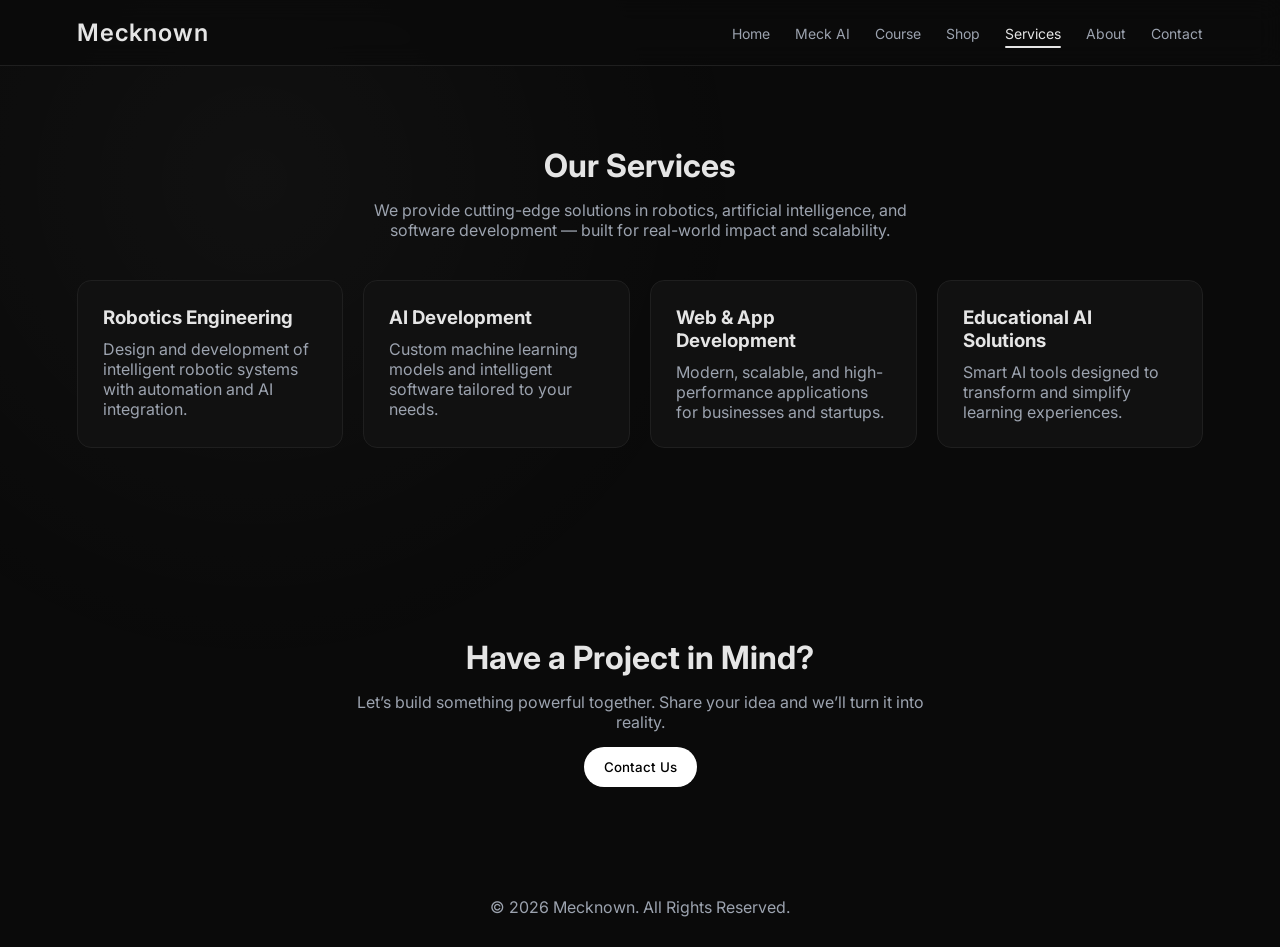
<file: services.html>
<!DOCTYPE html>
<html lang="en">
<head>

<title>Mecknown Services | Robotics, AI & Development</title>

<meta charset="UTF-8">
<meta name="viewport" content="width=device-width, initial-scale=1.0">

<!-- SEO -->
<meta name="description" content="Explore Mecknown services including robotics engineering, AI development, web & app solutions, and custom technology systems.">
<meta name="keywords" content="robotics services, AI development, web development company, embedded systems, Mecknown services">
<meta name="author" content="Mecknown">
<link rel="canonical" href="https://mecknown.in/services">

<!-- Open Graph -->
<meta property="og:title" content="Mecknown Services">
<meta property="og:description" content="Robotics, AI, and software solutions built for the future.">
<meta property="og:type" content="website">
<meta property="og:url" content="https://mecknown.in/services">
<meta property="og:image" content="https://mecknown.in/assets/logo.png">

<link rel="stylesheet" href="style.css">
<link rel="icon" href="favicon.ico">

<style>

/* ===== HEADER ===== */
.section p{
  margin-top:10px;
}

/* SERVICE CARD ENHANCEMENT */
.card{
  cursor:pointer;
  transition:0.3s ease;
}

.card:hover{
  transform:translateY(-8px) scale(1.02);
  border-color:#2a2a2a;
  box-shadow:0 10px 30px rgba(0,0,0,0.5);
}

/* CTA SECTION */
.cta{
  margin-top:30px;
}

.cta p{
  margin-bottom:15px;
}

</style>

</head>

<body>

<!-- LOADER -->
<div id="loader">
  <img src="assets/logo.png" alt="Loading" class="loader-logo">
</div>

<!-- NAVBAR -->
<nav>
  <h1>Mecknown</h1>

  <div class="menu-toggle" id="menu-toggle">
    <span></span><span></span><span></span>
  </div>

  <ul id="nav-links">
    <li><a href="index.html">Home</a></li>
    <li><a href="ai.html">Meck AI</a></li>
    <li><a href="course.html">Course</a></li>
    <li><a href="shop.html">Shop</a></li>
    <li><a href="services.html" class="active">Services</a></li>
    <li><a href="about.html">About</a></li>
    <li><a href="contact.html">Contact</a></li>
  </ul>
</nav>

<!-- SERVICES -->
<section class="section">
  <h2>Our Services</h2>

  <p>
    We provide cutting-edge solutions in robotics, artificial intelligence,
    and software development — built for real-world impact and scalability.
  </p>

  <div class="card-container">

    <div class="card" onclick="goContact()">
      <h3>Robotics Engineering</h3>
      <p>Design and development of intelligent robotic systems with automation and AI integration.</p>
    </div>

    <div class="card" onclick="goContact()">
      <h3>AI Development</h3>
      <p>Custom machine learning models and intelligent software tailored to your needs.</p>
    </div>

    <div class="card" onclick="goContact()">
      <h3>Web & App Development</h3>
      <p>Modern, scalable, and high-performance applications for businesses and startups.</p>
    </div>

    <div class="card" onclick="goContact()">
      <h3>Educational AI Solutions</h3>
      <p>Smart AI tools designed to transform and simplify learning experiences.</p>
    </div>

  </div>
</section>

<!-- CTA -->
<section class="section cta">
  <h2>Have a Project in Mind?</h2>

  <p>
    Let’s build something powerful together. Share your idea and we’ll turn it into reality.
  </p>

  <a href="contact.html">
    <button class="primary-btn">Contact Us</button>
  </a>
</section>

<footer>
© 2026 Mecknown. All Rights Reserved.
</footer>

<script>

/* ===== LOADER ===== */
window.addEventListener("load", function () {
  const loader = document.getElementById("loader");

  if (loader) {
    document.body.style.overflow = "hidden";

    setTimeout(() => loader.style.opacity = "0", 100);

    setTimeout(() => {
      loader.style.display = "none";
      document.body.style.overflow = "auto";
    }, 500);
  }
});

/* ===== MENU ===== */
const toggle = document.getElementById("menu-toggle");
const navLinks = document.getElementById("nav-links");

if(toggle && navLinks){
  toggle.addEventListener("click", function(){
    navLinks.classList.toggle("active");
    toggle.classList.toggle("active");
  });
}

/* ===== REDIRECT ===== */
function goContact(){
  window.location.href = "contact.html";
}

</script>

</body>
</html>
</file>
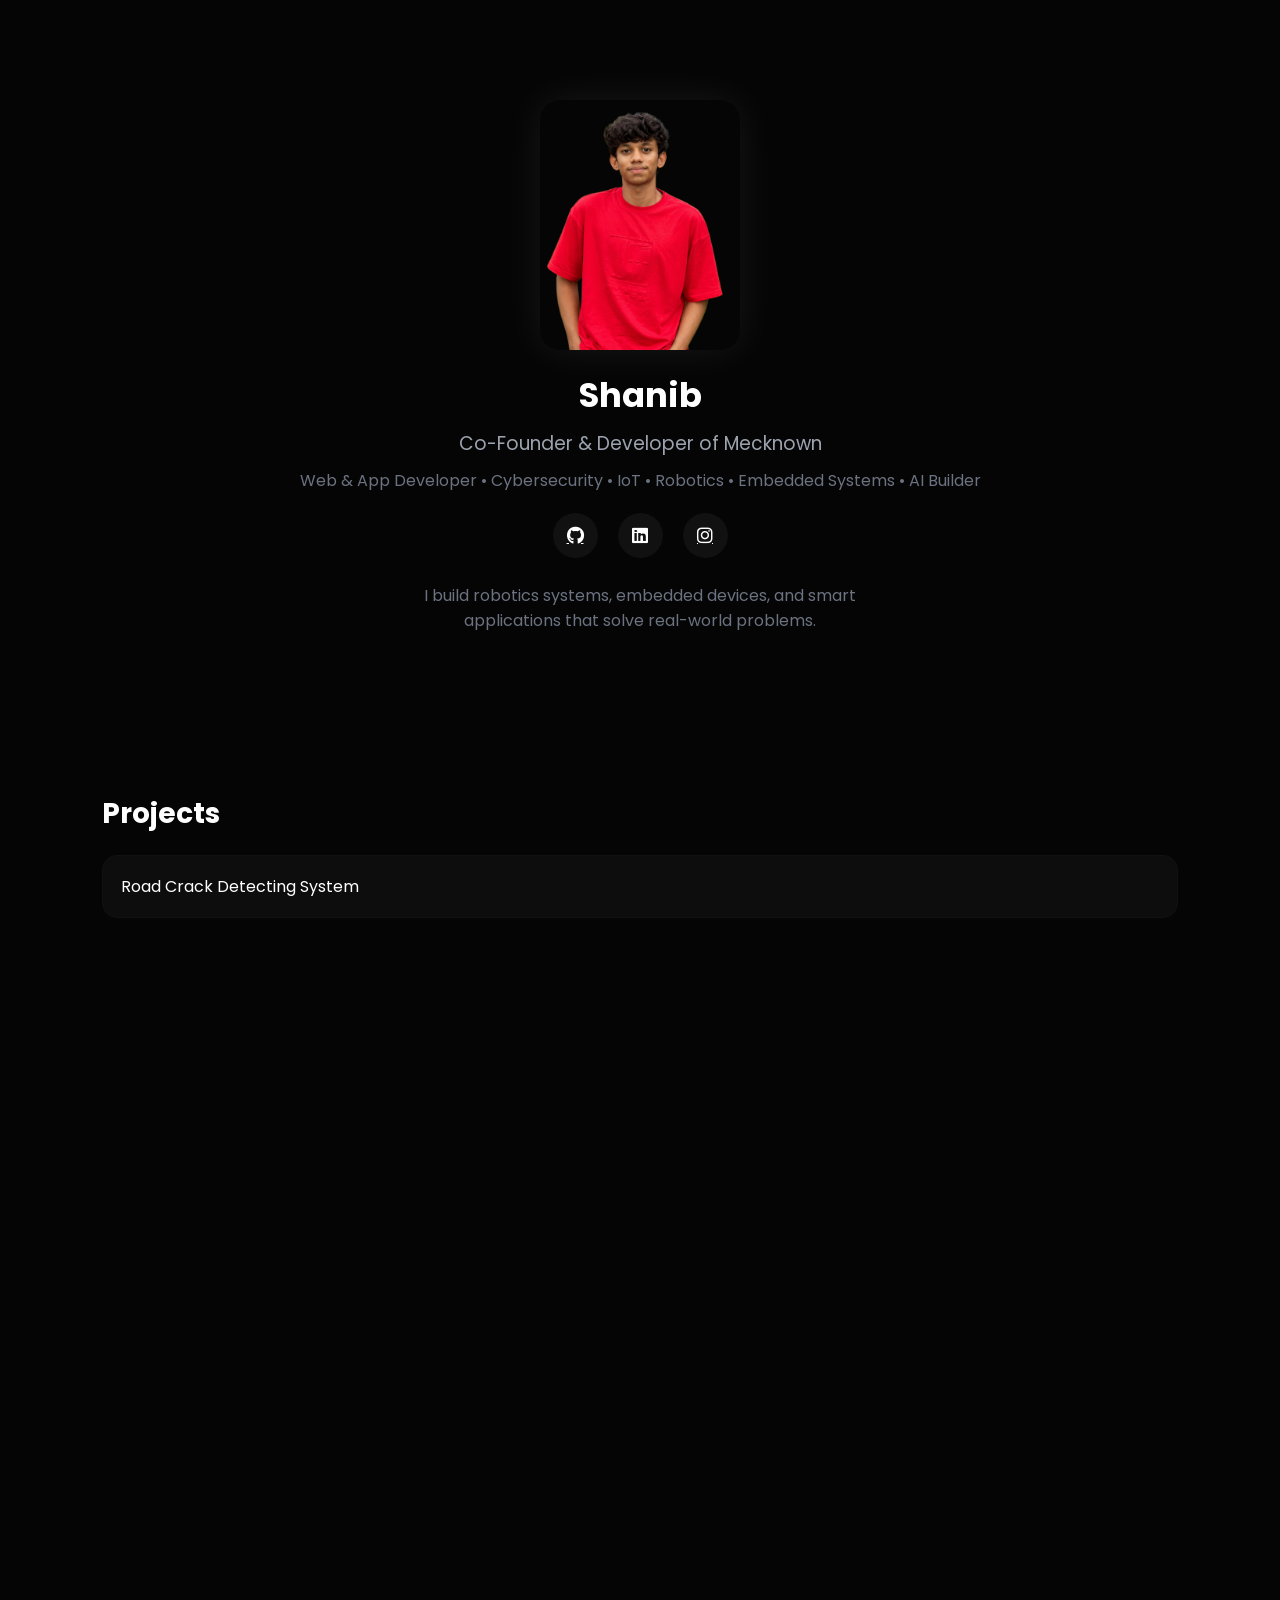
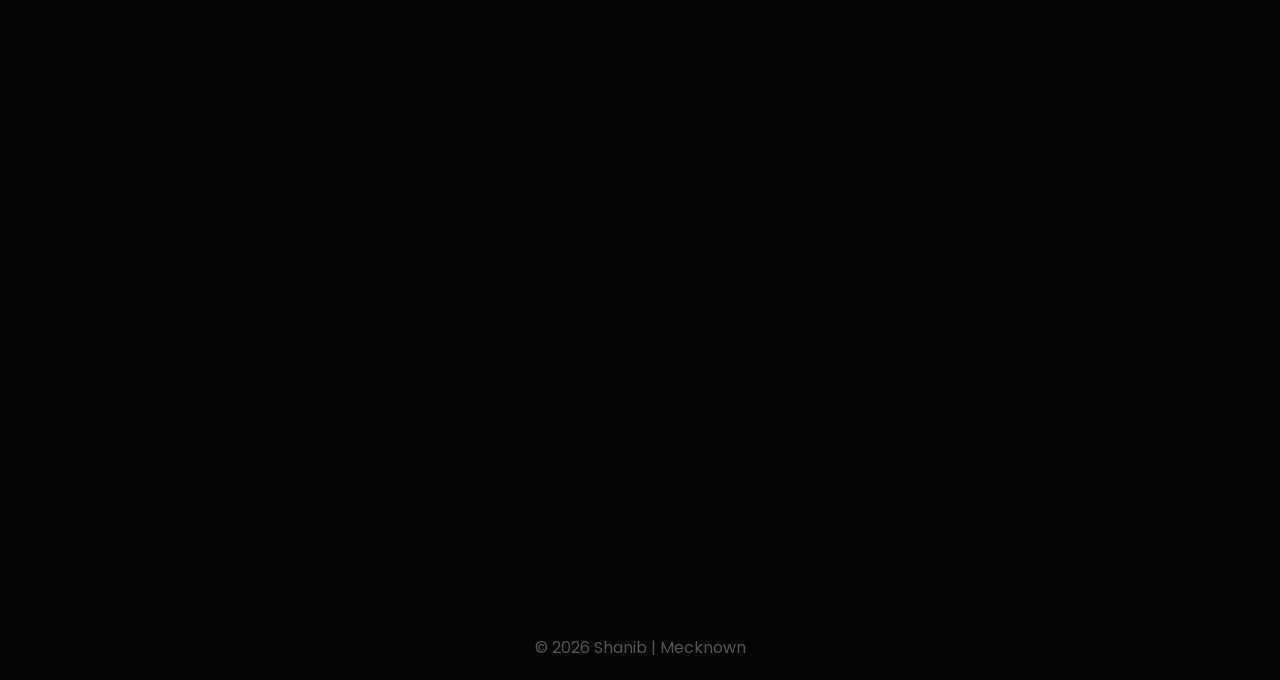
<file: shanib.html>
<!DOCTYPE html>
<html lang="en">
<head>
<meta charset="UTF-8">
<meta name="viewport" content="width=device-width, initial-scale=1.0">
<title>Shanib | Portfolio</title>

<link href="https://fonts.googleapis.com/css2?family=Poppins:wght@300;400;600&display=swap" rel="stylesheet">
<link rel="stylesheet" href="https://cdnjs.cloudflare.com/ajax/libs/font-awesome/6.5.0/css/all.min.css">

<style>
*{
    margin:0;
    padding:0;
    box-sizing:border-box;
    font-family:'Poppins',sans-serif;
}

body{
    background:#050505;
    color:#fff;
}

/* HERO */
.hero{
    text-align:center;
    padding:100px 20px;
}

/* IMAGE */
.profile{
    width:200px;
    height:250px;
    margin:auto;
    border-radius:20px;
    overflow:hidden;
    box-shadow:0 0 40px rgba(255,255,255,0.08);
    opacity:0;
    transform:translateY(-120px);
    animation:drop 1.5s ease forwards;
}

@keyframes drop{
    to{
        opacity:1;
        transform:translateY(0);
    }
}

.profile img{
    width:100%;
    height:100%;
    object-fit:cover;
}

/* TEXT */
.hero h1{
    margin-top:20px;
    font-size:34px;
}

.hero h3{
    margin-top:8px;
    color:#9ca3af;
    font-weight:400;
}

.hero p{
    margin-top:10px;
    color:#6b7280;
}

/* SOCIAL ICONS */
.social{
    margin-top:20px;
}

.social a{
    display:inline-flex;
    justify-content:center;
    align-items:center;
    width:45px;
    height:45px;
    border-radius:50%;
    background:#111;
    margin:0 8px;
    color:#fff;
    font-size:18px;
    transition:0.3s;
}

.social a:hover{
    background:#fff;
    color:#000;
}

/* SECTION */
section{
    padding:60px 8%;
}

.title{
    font-size:28px;
    margin-bottom:20px;
}

/* CARD */
.card{
    background:#0d0d0d;
    padding:18px;
    border-radius:15px;
    margin-bottom:15px;
    border:1px solid #111;
    transition:0.4s;
}

/* SCROLL ANIMATION */
.hidden{
    opacity:0;
    transform:translateY(40px);
    transition:0.8s;
}

.show{
    opacity:1;
    transform:translateY(0);
}

/* FOOTER */
footer{
    text-align:center;
    padding:20px;
    color:#555;
}
</style>
</head>

<body>

<!-- HERO -->
<div class="hero">
    <div class="profile">
        <!-- IMPORTANT: use your PNG here -->
        <img src="/assets/shanib.png" alt="Shanib">
    </div>

    <h1 class="hidden">Shanib</h1>
    <h3 class="hidden">Co-Founder & Developer of Mecknown</h3>
    <p class="hidden">Web & App Developer • Cybersecurity • IoT • Robotics • Embedded Systems • AI Builder</p>

    <div class="social hidden">
        <a href="https://github.com/Muhammed-Shanu" target="_blank"><i class="fab fa-github"></i></a>
        <a href="https://www.linkedin.com/in/muhammed-shanib-617602395" target="_blank"><i class="fab fa-linkedin"></i></a>
        <a href="https://www.instagram.com/__sha_niii_?igsh=YTZ3eTdrZHluOXht" target="_blank"><i class="fab fa-instagram"></i></a>
    </div>

    <p class="hidden" style="margin-top:25px; max-width:500px; margin-left:auto; margin-right:auto;">
        I build robotics systems, embedded devices, and smart applications that solve real-world problems.
    </p>
</div>

<!-- PROJECTS -->
<section>
    <h2 class="title hidden">Projects</h2>

    <div class="card hidden">Road Crack Detecting System</div>
    <div class="card hidden">AI Robot</div>
    <div class="card hidden">E-Commerce Website & App</div>
    <div class="card hidden">AI Assistant</div>
</section>

<!-- SKILLS -->
<section>
    <h2 class="title hidden">Skills</h2>

    <div class="card hidden">Cybersecurity</div>
    <div class="card hidden">IoT Development</div>
    <div class="card hidden">Embedded Systems</div>
    <div class="card hidden">Robotics</div>
    <div class="card hidden">Linux & Raspberry Pi</div>
</section>

<!-- EXPERIENCE -->
<section>
    <h2 class="title hidden">Experience</h2>

    <div class="card hidden">5+ Years Hands-on Experience</div>
    <div class="card hidden">Real-world Project Development</div>
    <div class="card hidden">IoT & Robotics Builder</div>
</section>

<footer>
    © 2026 Shanib | Mecknown
</footer>

<script>
const observer = new IntersectionObserver(entries => {
    entries.forEach(entry => {
        if(entry.isIntersecting){
            entry.target.classList.add('show');
        } else {
            entry.target.classList.remove('show');
        }
    });
});

document.querySelectorAll('.hidden').forEach(el => observer.observe(el));
</script>

</body>
</html>
</file>
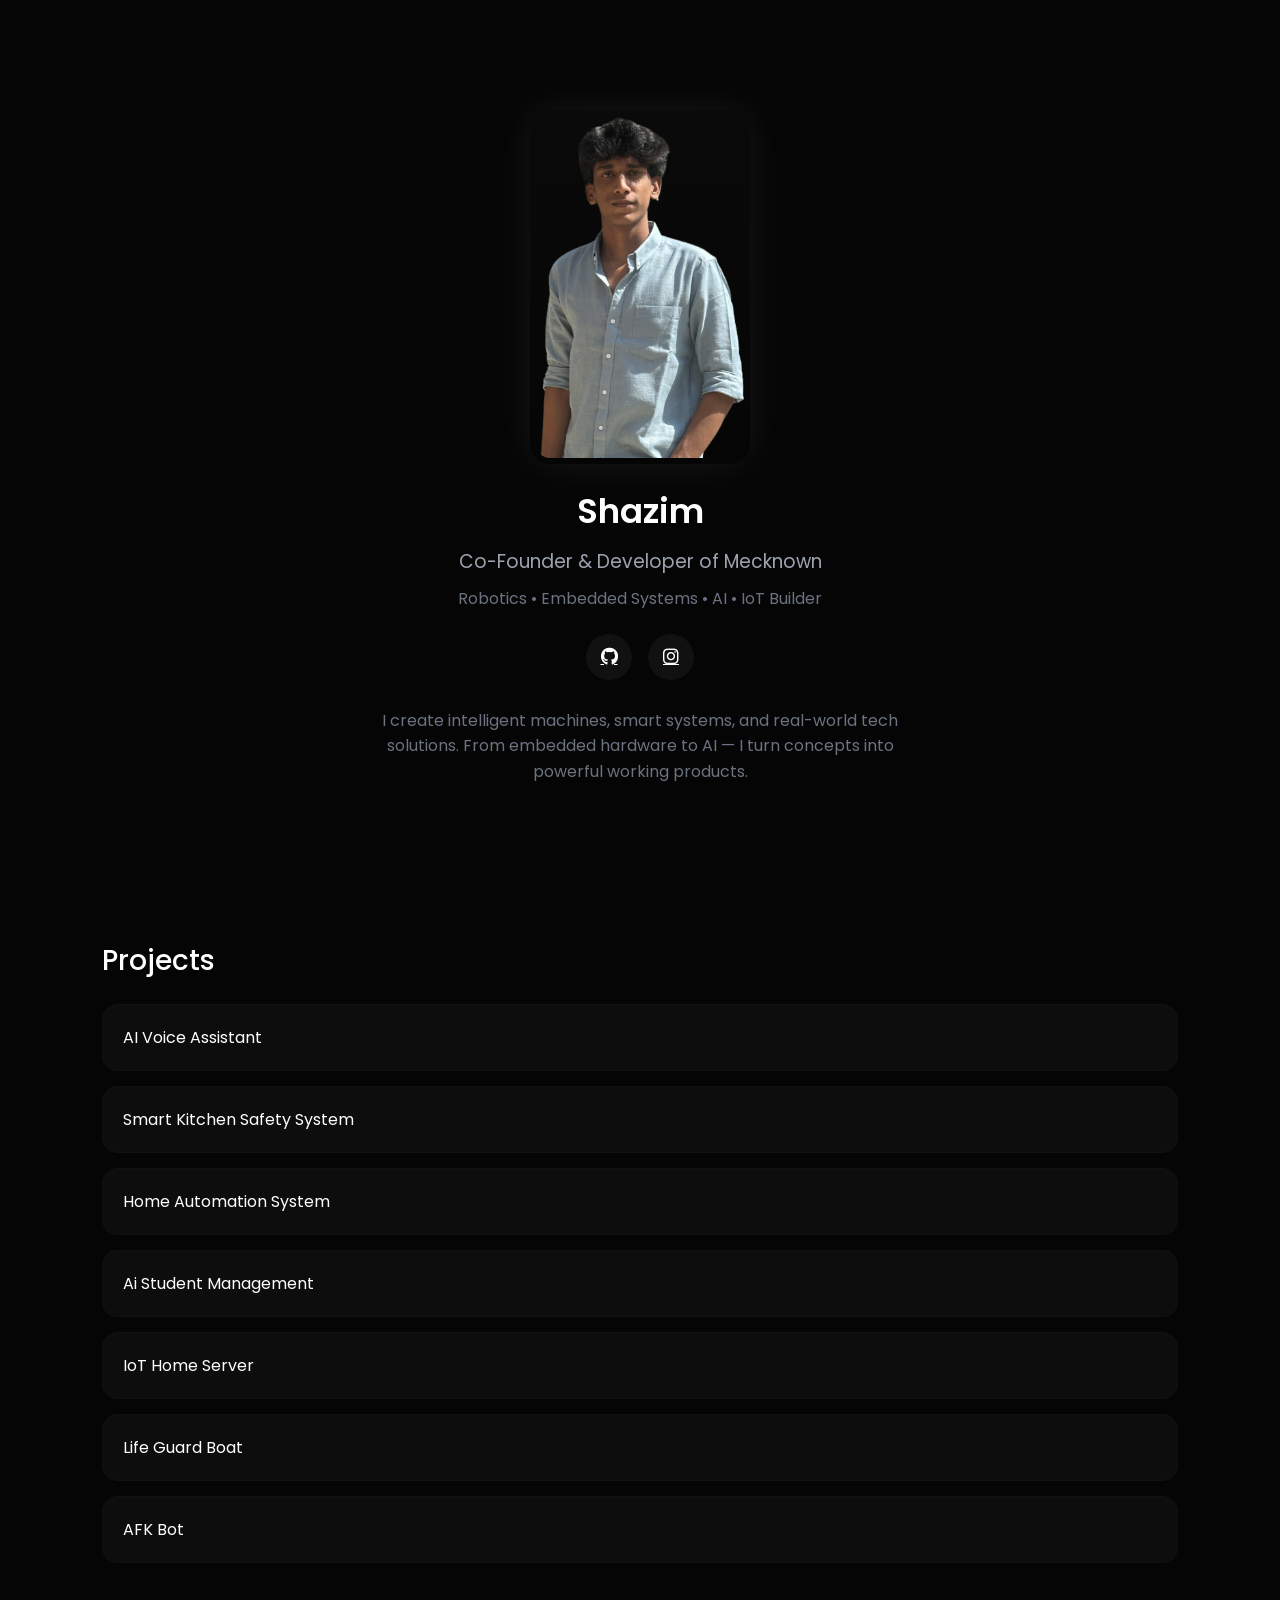
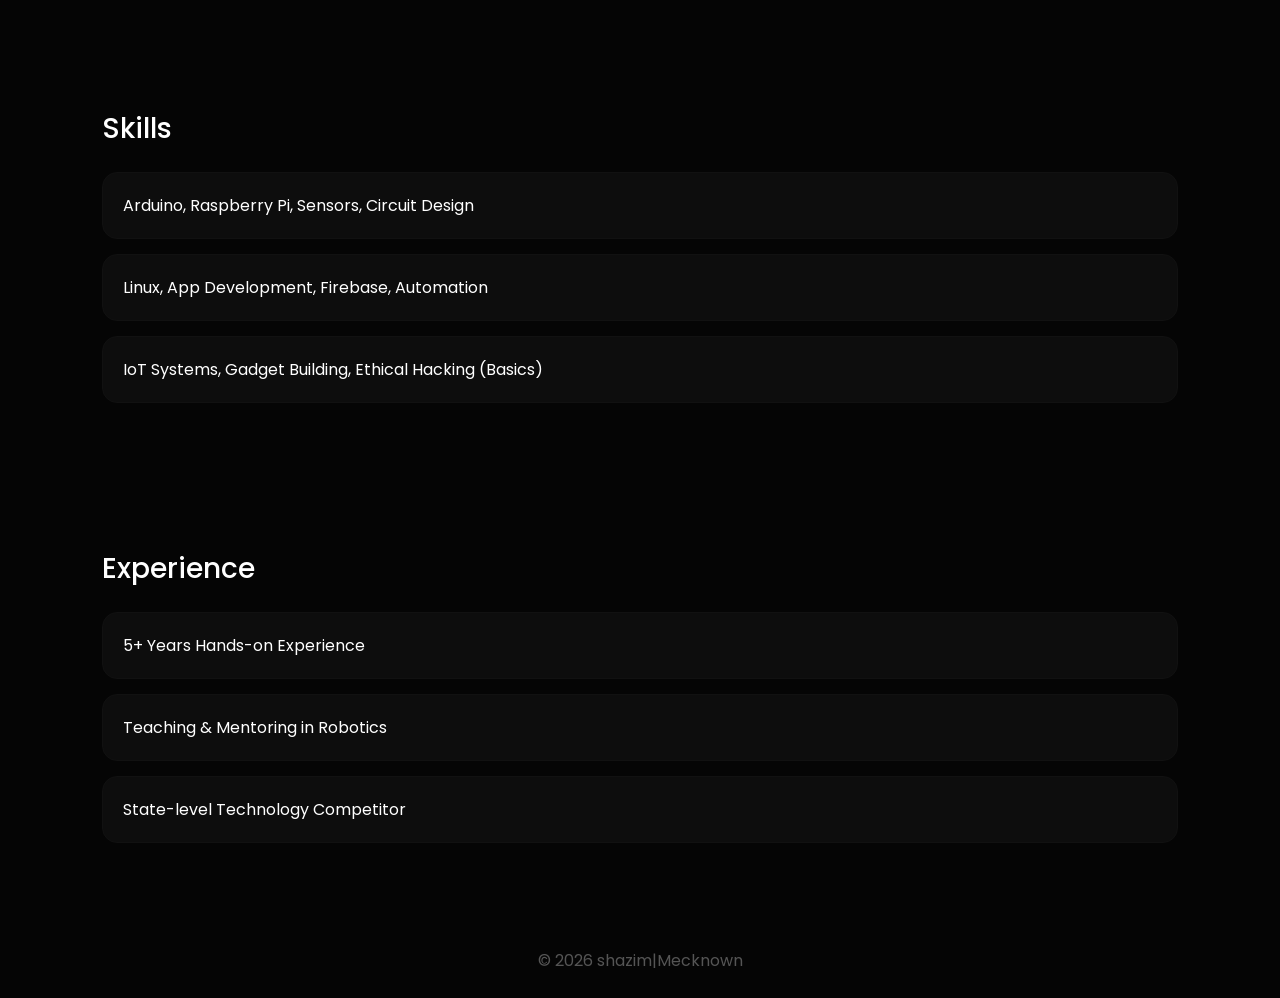
<file: shazim.html>
<!DOCTYPE html>
<html lang="en">
<head>
<meta charset="UTF-8">
<meta name="viewport" content="width=device-width, initial-scale=1.0">
<title>Shazim | Portfolio</title>

<link href="https://fonts.googleapis.com/css2?family=Poppins:wght@300;400;600&display=swap" rel="stylesheet">
<link rel="stylesheet" href="https://cdnjs.cloudflare.com/ajax/libs/font-awesome/6.5.0/css/all.min.css">

<style>
*{
    margin:0;
    padding:0;
    box-sizing:border-box;
    font-family:'Poppins',sans-serif;
}

body{
    background:#050505;
    color:#fff;
}

.hero{
    text-align:center;
    padding:110px 20px 90px;
}

/* UPDATED RESPONSIVE IMAGE */
.profile{
    width:220px;
    max-width:70%;
    margin:auto;
    border-radius:20px;
    overflow:hidden;
    box-shadow:0 0 40px rgba(255,255,255,0.08);
    background:linear-gradient(180deg,#0a0a0a,#050505);
    padding:6px;

    opacity:0;
    transform:translateY(-120px);
    animation:drop 1.5s ease forwards;
}

@keyframes drop{
    to{
        opacity:1;
        transform:translateY(0);
    }
}

.profile img{
    width:100%;
    height:auto;
    display:block;
    border-radius:14px;
}

.hero h1{
    margin-top:22px;
    font-size:34px;
    font-weight:600;
}

.hero h3{
    margin-top:10px;
    color:#9ca3af;
    font-weight:400;
}

.hero p{
    margin-top:10px;
    color:#6b7280;
    line-height:1.6;
}

.social{
    margin-top:22px;
}

.social a{
    display:inline-flex;
    justify-content:center;
    align-items:center;
    width:46px;
    height:46px;
    border-radius:50%;
    background:#111;
    margin:0 6px;
    color:#fff;
    font-size:18px;
    transition:0.3s ease;
}

.social a:hover{
    background:#fff;
    color:#000;
    transform:translateY(-3px);
}

section{
    padding:65px 8%;
}

.title{
    font-size:28px;
    margin-bottom:22px;
    font-weight:500;
}

.card{
    background:#0d0d0d;
    padding:20px;
    border-radius:15px;
    margin-bottom:15px;
    border:1px solid #111;
    transition:0.35s ease;
}

.card:hover{
    transform:translateY(-6px);
    border-color:#1f1f1f;
}

.hidden{
    opacity:0;
    transform:translateY(40px);
    transition:0.8s ease;
}

.show{
    opacity:1;
    transform:translateY(0);
}

footer{
    text-align:center;
    padding:25px;
    color:#555;
}

@media(max-width:768px){

    .hero{
        padding:90px 15px 70px;
    }

    .profile{
        width:160px;
    }

    .hero h1{
        font-size:28px;
    }

    .title{
        font-size:24px;
    }

    section{
        padding:50px 6%;
    }
}
</style>

</head>

<body>

<div class="hero">
    <div class="profile">
        <img src="/assets/shazim.png" alt="Shazim">
    </div>

    <h1 class="hidden">Shazim</h1>
    <h3 class="hidden">Co-Founder & Developer of Mecknown</h3>
    <p class="hidden">Robotics • Embedded Systems • AI • IoT Builder</p>

    <div class="social hidden">
        <a href="https://github.com/shazim-otp" target="_blank"><i class="fab fa-github"></i></a>
        <a href="https://instagram.com/shazm._2" target="_blank"><i class="fab fa-instagram"></i></a>
    </div>

    <p class="hidden" style="margin-top:28px; max-width:520px; margin-left:auto; margin-right:auto;">
        I create intelligent machines, smart systems, and real-world tech solutions.
        From embedded hardware to AI — I turn concepts into powerful working products.
    </p>
</div>

<section>
    <h2 class="title hidden">Projects</h2>

    <div class="card hidden">AI Voice Assistant</div>
    <div class="card hidden">Smart Kitchen Safety System</div>
    <div class="card hidden">Home Automation System</div>
    <div class="card hidden">Ai Student Management </div>
    <div class="card hidden">IoT Home Server</div>
    <div class="card hidden">Life Guard Boat</div>
    <div class="card hidden">AFK Bot</div>
</section>

<section>
    <h2 class="title hidden">Skills</h2>

    <div class="card hidden">Arduino, Raspberry Pi, Sensors, Circuit Design</div>
    <div class="card hidden">Linux, App Development, Firebase, Automation</div>
    <div class="card hidden">IoT Systems, Gadget Building, Ethical Hacking (Basics)</div>
</section>

<section>
    <h2 class="title hidden">Experience</h2>

    <div class="card hidden">5+ Years Hands-on Experience</div>
    <div class="card hidden">Teaching & Mentoring in Robotics</div>
    <div class="card hidden">State-level Technology Competitor</div>
</section>

<footer>
    © 2026 shazim|Mecknown
</footer>

<script>
const observer = new IntersectionObserver(entries => {
    entries.forEach(entry => {
        if(entry.isIntersecting){
            entry.target.classList.add('show');
        }
    });
});

document.querySelectorAll('.hidden').forEach(el => observer.observe(el));
</script>

</body>
</html>
</file>
<file: style.css>
@import url('https://fonts.googleapis.com/css2?family=Inter:wght@300;400;600&display=swap');

/* ===== ROOT ===== */
:root{
  --bg:#0a0a0a;
  --card:#111111;
  --border:#1f1f1f;
  --text:#e5e5e5;
  --muted:#9ca3af;
  --primary:#ffffff;
  --accent:#22c55e;

  --radius:14px;
  --radius-sm:10px;

  --shadow:0 10px 25px rgba(0,0,0,0.4);
  --shadow-lg:0 20px 40px rgba(0,0,0,0.6);
}

/* ===== GLOBAL ===== */
*{
  margin:0;
  padding:0;
  box-sizing:border-box;
  font-family:'Inter',sans-serif;
}

html{
  scroll-behavior:smooth;
}

body{
  background:var(--bg);
  color:var(--text);
  min-height:100vh;
  -webkit-font-smoothing:antialiased;
}

/* subtle bg */
body::before{
  content:"";
  position:fixed;
  inset:0;
  background: radial-gradient(circle at 20% 20%, rgba(255,255,255,0.03), transparent 40%);
  z-index:-1;
}

/* ===== NAVBAR ===== */
nav{
  display:flex;
  justify-content:space-between;
  align-items:center;
  padding:18px 6%;
  position:sticky;
  top:0;
  background:rgba(10,10,10,0.7);
  backdrop-filter:blur(12px);
  border-bottom:1px solid var(--border);
  z-index:1000;
}

nav h1{
  font-weight:600;
  letter-spacing:1px;
}

nav ul{
  display:flex;
  gap:25px;
  list-style:none;
}

nav a{
  color:var(--muted);
  text-decoration:none;
  font-size:14px;
  transition:0.25s;
}

nav a:hover{
  color:var(--text);
}

/* ACTIVE */
nav a.active{
  color:var(--text);
  position:relative;
}

nav a.active::after{
  content:"";
  position:absolute;
  bottom:-6px;
  left:0;
  width:100%;
  height:2px;
  background:var(--text);
  border-radius:2px;
}

/* ===== MENU ===== */
.menu-toggle{
  display:none;
  flex-direction:column;
  cursor:pointer;
}

.menu-toggle span{
  width:25px;
  height:2px;
  background:#fff;
  margin:4px 0;
  transition:0.3s;
}

/* ===== MOBILE ===== */
@media(max-width:768px){

  .menu-toggle{display:flex;}

  nav{
    flex-wrap:wrap;
  }

  nav ul{
    position:absolute;
    top:60px;
    right:0;
    width:220px;
    flex-direction:column;
    background:#000;
    padding:20px;
    transform:translateX(100%);
    transition:0.3s;
  }

  nav ul.active{
    transform:translateX(0);
  }
}

/* ===== SECTION ===== */
.section{
  padding:80px 6%;
  text-align:center;
}

.section h2{
  font-size:32px;
  margin-bottom:15px;
}

.section p{
  max-width:600px;
  margin:auto;
  color:var(--muted);
}

/* ===== HERO ===== */
.hero h2{
  font-size:42px;
}

.hero p{
  margin-top:10px;
}

.hero-buttons{
  margin-top:25px;
  display:flex;
  gap:15px;
  justify-content:center;
  flex-wrap:wrap;
}

/* ===== BUTTONS ===== */
button{
  padding:12px 20px;
  border-radius:999px;
  border:none;
  cursor:pointer;
  font-weight:500;
  transition:0.25s;
}

.primary-btn{
  background:#fff;
  color:#000;
}

.secondary-btn{
  background:transparent;
  border:1px solid var(--border);
  color:#fff;
}

button:hover{
  transform:scale(1.05);
}

/* ===== CARDS ===== */
.card-container{
  display:grid;
  grid-template-columns:repeat(auto-fit,minmax(250px,1fr));
  gap:20px;
  margin-top:40px;
}

.card{
  background:var(--card);
  border:1px solid var(--border);
  padding:25px;
  border-radius:var(--radius);
  text-align:left;
  transition:0.3s;
}

.card:hover{
  transform:translateY(-6px);
  border-color:#2a2a2a;
  box-shadow:var(--shadow);
}

/* ===== FORMS ===== */
form{
  max-width:450px;
  margin:40px auto;
  display:flex;
  flex-direction:column;
  gap:15px;
}

input,textarea{
  padding:12px;
  border-radius:var(--radius-sm);
  border:1px solid var(--border);
  background:#0f0f0f;
  color:white;
}

input:focus,textarea:focus{
  outline:none;
  border-color:#333;
}

/* ===== FOOTER ===== */
footer{
  text-align:center;
  padding:30px;
  color:var(--muted);
}

/* ===== LOADER ===== */
#loader{
  position:fixed;
  inset:0;
  background:#000;
  display:flex;
  justify-content:center;
  align-items:center;
  z-index:9999;
  transition:opacity 0.4s ease;
}

.loader-logo{
  width:clamp(70px,20vw,110px);
  animation:spin 1.4s linear infinite;
}

@keyframes spin{
  from{transform:rotate(0)}
  to{transform:rotate(360deg)}
}

/* ===== TEAM ===== */
.team{
  display:flex;
  justify-content:center;
  gap:25px;
  margin-top:50px;
  flex-wrap:wrap;
}

/* ===== TEAM CARD UPGRADE ===== */
.member{
  display:block;
  text-decoration:none;
  color:inherit;
  cursor:pointer;

  background:linear-gradient(145deg,#111,#0d0d0d);
  border:1px solid var(--border);
  padding:25px;
  border-radius:18px;
  width:260px;
  text-align:left;

  transition:0.4s ease;
  position:relative;
  overflow:hidden;

  opacity:0;
  transform:translateY(50px);
}

/* subtle glow border */
.member::before{
  content:"";
  position:absolute;
  inset:0;
  border-radius:18px;
  padding:1px;
  background:linear-gradient(120deg, transparent, rgba(255,255,255,0.15), transparent);
  -webkit-mask:
    linear-gradient(#000 0 0) content-box,
    linear-gradient(#000 0 0);
  -webkit-mask-composite:xor;
  pointer-events:none;
}

/* SHOW ANIMATION */
.member.show{
  opacity:1;
  transform:translateY(0);
}

/* TEXT */
.member h3{
  font-size:18px;
  margin-bottom:6px;
}

.member span{
  font-size:13px;
  color:var(--muted);
}

.member p{
  margin-top:12px;
  font-size:14px;
  color:var(--muted);
  line-height:1.5;
}

/* HOVER EFFECT */
.member:hover{
  transform:translateY(-10px) scale(1.03);
  border-color:#2a2a2a;
  box-shadow:0 20px 40px rgba(0,0,0,0.7);
}

/* glow effect on hover */
.member:hover::before{
  background:linear-gradient(120deg, transparent, rgba(255,255,255,0.4), transparent);
}

.member.show{
  opacity:1;
  transform:translateY(0);
}

.member:hover{
  transform:translateY(-8px) scale(1.02);
  box-shadow:var(--shadow);
}

/* ===== AI STATUS ===== */
.ai-status{
  display:flex;
  align-items:center;
  gap:10px;
  padding:10px 6%;
  background:rgba(10,10,10,0.7);
  border-bottom:1px solid var(--border);
  font-size:13px;
  color:var(--muted);
}

#status-indicator{
  width:10px;
  height:10px;
  border-radius:50%;
}

.offline{
  background:#ef4444;
}

.online{
  background:#22c55e;
}

/* ===== SCROLLBAR ===== */
::-webkit-scrollbar{
  width:6px;
}
::-webkit-scrollbar-thumb{
  background:#222;
  border-radius:10px;
}
</file>
